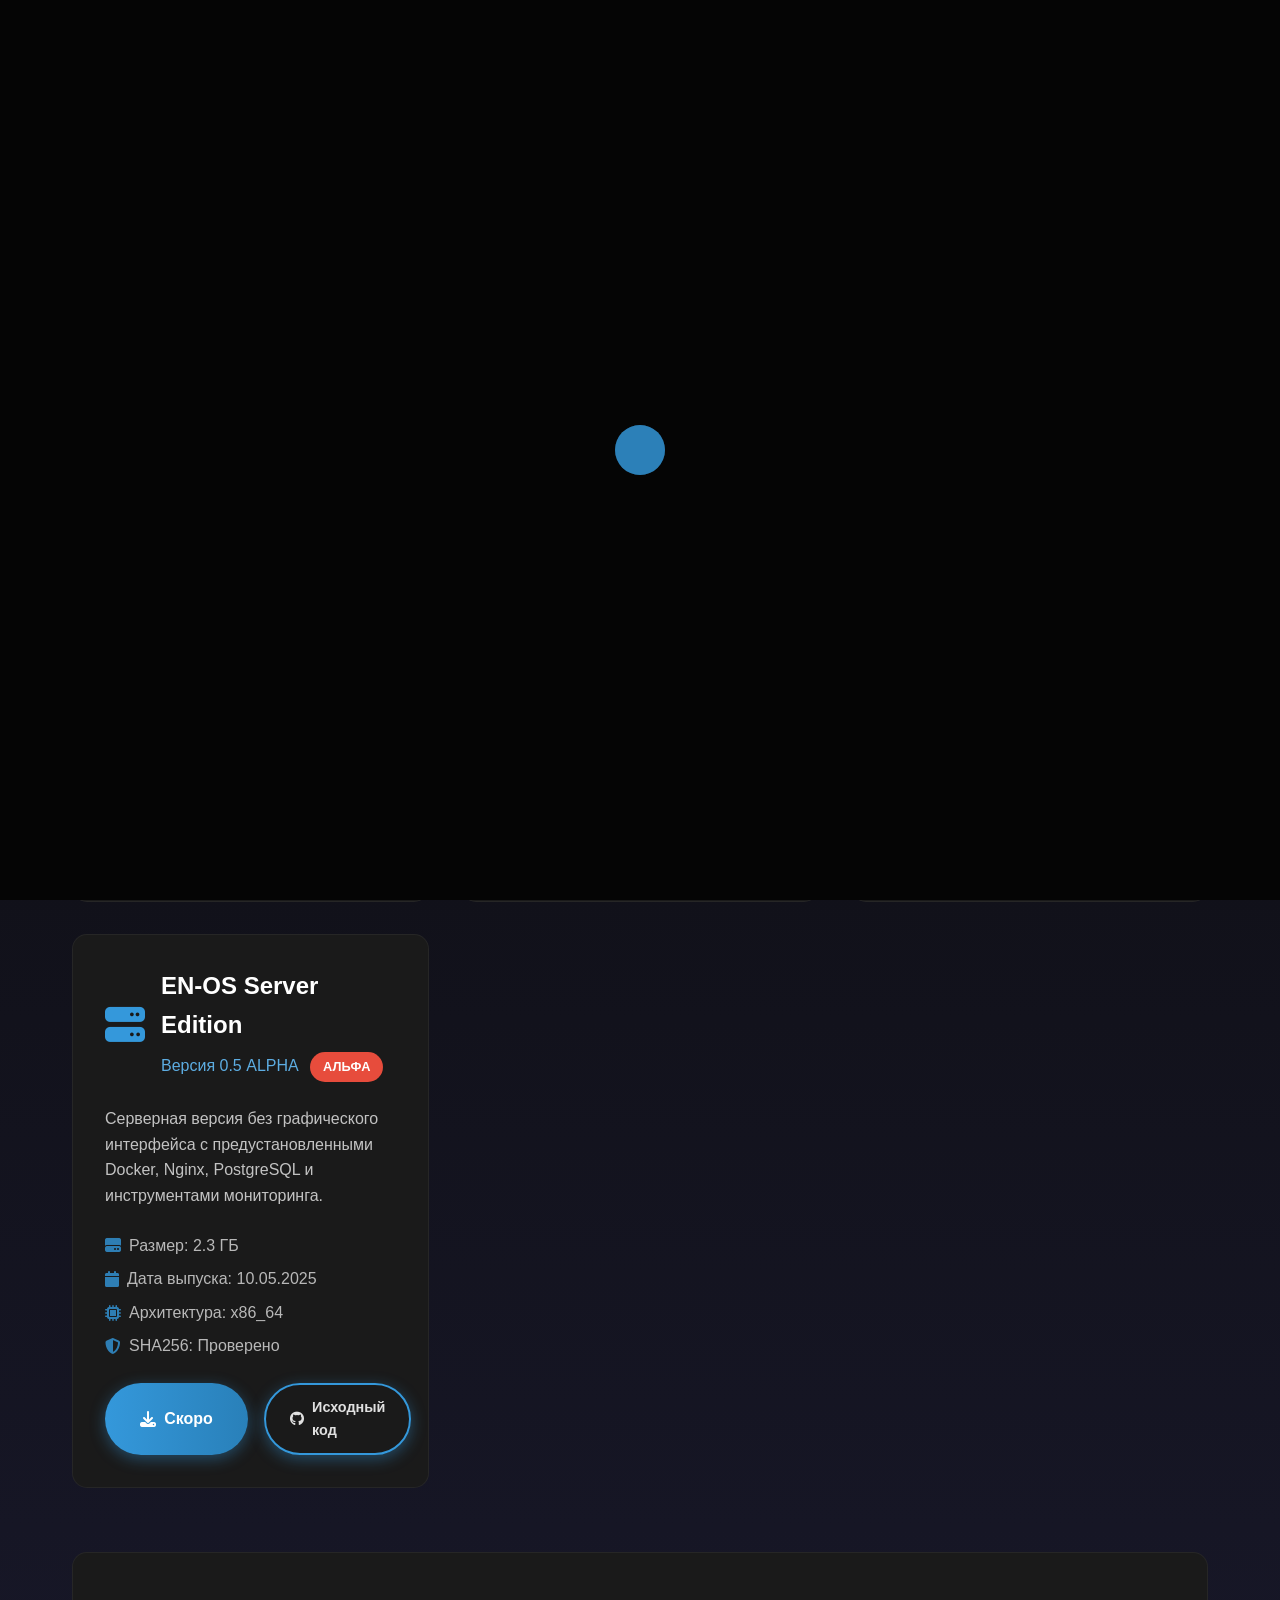
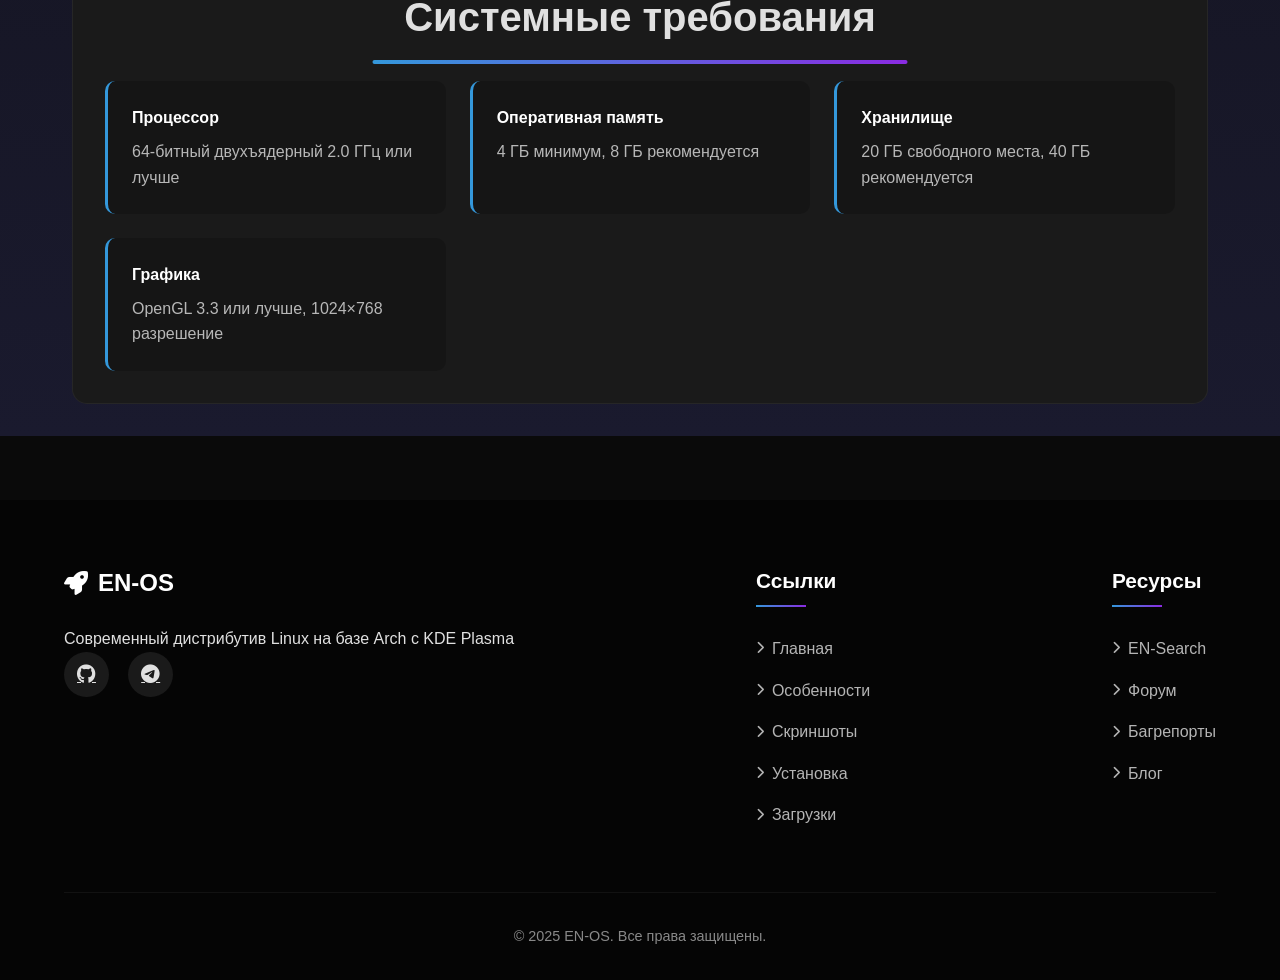
<file: download.html>
<!DOCTYPE html>
<html lang="ru">
<head>
    <link rel="shortcut icon" type="image/x-icon" href="images/favicon1.ico">  
    <meta charset="UTF-8">
    <meta name="description" content="EN-OS - все версии для загрузки. Современный дистрибутив на базе Arch Linux с предустановленным KDE Plasma.">
    <meta name="viewport" content="width=device-width, initial-scale=1.0">
    <title>Загрузки - EN-OS</title>
    <link rel="stylesheet" href="https://cdnjs.cloudflare.com/ajax/libs/font-awesome/6.4.0/css/all.min.css">
    <link rel="stylesheet" href="https://cdnjs.cloudflare.com/ajax/libs/animate.css/4.1.1/animate.min.css">
    <style>
        :root {
            --primary: #3498db;
            --primary-light: #5dade2;
            --primary-dark: #2980b9;
            --secondary: #8a2be2;
            --secondary-light: #9b59b6;
            --accent: #1abc9c;
            --dark: #0a0a0a;
            --darker: #050505;
            --light: #e0e0e0;
            --gray: #1a1a1a;
            --glass: rgba(255, 255, 255, 0.05);
            --transition: all 0.4s cubic-bezier(0.175, 0.885, 0.32, 1.275);
        }

        * {
            margin: 0;
            padding: 0;
            box-sizing: border-box;
            font-family: 'Segoe UI', 'Inter', -apple-system, BlinkMacSystemFont, sans-serif;
        }

        body {
            background-color: var(--dark);
            color: var(--light);
            overflow-x: hidden;
            line-height: 1.6;
        }

        .preloader {
            position: fixed;
            top: 0;
            left: 0;
            width: 100%;
            height: 100%;
            background: var(--darker);
            display: flex;
            justify-content: center;
            align-items: center;
            z-index: 9999;
            transition: opacity 0.5s ease;
        }

        .preloader.hidden {
            opacity: 0;
            pointer-events: none;
        }

        .loader {
            width: 50px;
            height: 50px;
            position: relative;
        }

        .loader:before, .loader:after {
            content: '';
            position: absolute;
            top: 0;
            left: 0;
            width: 100%;
            height: 100%;
            border-radius: 50%;
            background-color: var(--primary);
            opacity: 0.6;
            animation: pulse 2.0s infinite ease-in-out;
        }

        .loader:after {
            animation-delay: -1.0s;
        }

        @keyframes pulse {
            0%, 100% { transform: scale(0); opacity: 0.6; }
            50% { transform: scale(1); opacity: 0; }
        }

        .lang-switcher {
            position: fixed;
            top: 20px;
            right: 20px;
            z-index: 1001;
            display: flex;
            gap: 10px;
            background: var(--glass);
            backdrop-filter: blur(10px);
            padding: 8px 12px;
            border-radius: 50px;
            box-shadow: 0 4px 15px rgba(0, 0, 0, 0.2);
        }

        .lang-btn {
            background: none;
            border: none;
            color: var(--light);
            cursor: pointer;
            font-weight: 600;
            padding: 5px 10px;
            border-radius: 20px;
            transition: var(--transition);
        }

        .lang-btn.active {
            background: var(--primary);
            color: white;
        }

        html {
            scroll-behavior: smooth;
            scroll-padding-top: 80px;
        }

        @keyframes gradientBG {
            0% { background-position: 0% 50%; }
            50% { background-position: 100% 50%; }
            100% { background-position: 0% 50%; }
        }

        header {
            background: linear-gradient(135deg, var(--darker), #1a1a2e);
            padding: 1rem 5%;
            position: fixed;
            width: 100%;
            z-index: 1000;
            box-shadow: 0 4px 30px rgba(0, 0, 0, 0.3);
            backdrop-filter: blur(10px);
            transition: var(--transition);
        }

        header.scrolled {
            padding: 0.5rem 5%;
            background: rgba(5, 5, 5, 0.95);
        }

        nav {
            display: flex;
            justify-content: space-between;
            align-items: center;
            max-width: 1400px;
            margin: 0 auto;
        }

        .logo {
            display: flex;
            align-items: center;
            gap: 10px;
            font-size: 1.5rem;
            font-weight: 700;
            color: white;
            text-decoration: none;
            transition: var(--transition);
        }

        .logo:hover {
            transform: scale(1.05);
        }

        .nav-links {
            display: flex;
            gap: 2rem;
        }

        .nav-links a {
            color: var(--light);
            text-decoration: none;
            font-weight: 500;
            transition: var(--transition);
            position: relative;
            padding: 0.5rem 0;
        }

        .nav-links a:hover {
            color: var(--primary);
        }

        .nav-links a::after {
            content: '';
            position: absolute;
            width: 0;
            height: 2px;
            bottom: 0;
            left: 0;
            background-color: var(--primary);
            transition: var(--transition);
        }

        .nav-links a:hover::after {
            width: 100%;
        }

        .mobile-menu-btn {
            display: none;
            background: none;
            border: none;
            color: white;
            font-size: 1.5rem;
            cursor: pointer;
        }

        .btn {
            display: inline-flex;
            align-items: center;
            justify-content: center;
            gap: 8px;
            padding: 0.9rem 2.2rem;
            background: linear-gradient(to right, var(--primary), var(--primary-dark));
            color: white;
            border-radius: 50px;
            text-decoration: none;
            font-weight: 600;
            transition: var(--transition);
            box-shadow: 0 4px 15px rgba(52, 152, 219, 0.4);
            border: none;
            cursor: pointer;
            font-size: 1rem;
        }

        .btn:hover {
            transform: translateY(-3px);
            box-shadow: 0 8px 25px rgba(52, 152, 219, 0.6);
        }

        .btn-outline {
            background: transparent;
            border: 2px solid var(--primary);
            color: var(--light);
        }

        .btn-outline:hover {
            background: linear-gradient(to right, var(--primary), var(--primary-dark));
            color: white;
        }

        .btn-secondary {
            background: linear-gradient(to right, var(--secondary), var(--secondary-light));
            box-shadow: 0 4px 15px rgba(138, 43, 226, 0.4);
        }

        .btn-secondary:hover {
            box-shadow: 0 8px 25px rgba(138, 43, 226, 0.6);
        }

        .btn-small {
            padding: 0.7rem 1.5rem;
            font-size: 0.9rem;
        }

        .downloads-page {
            padding-top: 100px;
            min-height: 100vh;
            background: linear-gradient(to bottom, #0a0a0a, #1a1a2e);
        }

        .downloads-container {
            max-width: 1200px;
            margin: 0 auto;
            padding: 2rem;
        }

        .downloads-header {
            text-align: center;
            margin-bottom: 4rem;
        }

        .section-title {
            text-align: center;
            margin-bottom: 2rem;
            font-size: clamp(1.8rem, 4vw, 2.5rem);
            position: relative;
            display: block; /* Изменено с inline-block */
            width: 100%; /* Добавлено */
            left: auto; /* Убрано смещение */
            transform: none; /* Убрано трансформирование */
        }
        
        .section-title::after {
            content: '';
            position: absolute;
            width: 50%;
            height: 4px;
            bottom: -15px;
            left: 50%; /* Центрируем */
            transform: translateX(-50%); /* Центрируем */
            background: linear-gradient(to right, var(--primary), var(--secondary));
            border-radius: 2px;
        }

        .section-subtitle {
            font-size: 1.1rem;
            opacity: 0.9;
            max-width: 800px;
            margin: 0 auto;
        }

        .downloads-grid {
            display: grid;
            grid-template-columns: repeat(auto-fit, minmax(350px, 1fr));
            gap: 2rem;
        }

        .download-item {
            background: var(--gray);
            border-radius: 15px;
            padding: 2rem;
            transition: var(--transition);
            border: 1px solid rgba(255, 255, 255, 0.05);
        }

        .download-item:hover {
            transform: translateY(-10px);
            box-shadow: 0 15px 35px rgba(0, 0, 0, 0.3);
            border-color: rgba(52, 152, 219, 0.3);
        }

        .download-item-header {
            display: flex;
            align-items: center;
            margin-bottom: 1.5rem;
        }

        .download-item-icon {
            font-size: 2.5rem;
            margin-right: 1rem;
            color: var(--primary);
        }

        .download-item-info {
            flex-grow: 1;
        }

        .download-item-title {
            font-size: 1.5rem;
            margin-bottom: 0.5rem;
            color: white;
        }

        .download-item-version {
            color: var(--primary-light);
            font-weight: 500;
        }

        .download-item-description {
            margin-bottom: 1.5rem;
            opacity: 0.85;
            line-height: 1.6;
        }

        .download-item-details {
            margin-bottom: 1.5rem;
        }

        .download-item-details ul {
            list-style: none;
            padding-left: 0;
        }

        .download-item-details li {
            margin-bottom: 0.5rem;
            opacity: 0.8;
            display: flex;
            align-items: center;
        }

        .download-item-details i {
            margin-right: 0.5rem;
            color: var(--primary);
        }

        .download-item-actions {
            display: flex;
            gap: 1rem;
        }

        .download-item-actions .btn {
            flex: 1;
        }

        .download-item-actions .btn-secondary {
            flex: 0 0 auto;
        }

        .release-badge {
            display: inline-block;
            padding: 0.3rem 0.8rem;
            border-radius: 20px;
            font-size: 0.8rem;
            font-weight: 600;
            margin-left: 0.5rem;
        }

        .badge-stable {
            background: var(--accent);
            color: white;
        }

        .badge-beta {
            background: #f39c12;
            color: white;
        }

        .badge-alpha {
            background: #e74c3c;
            color: white;
        }

        .system-requirements {
            margin-top: 4rem;
            background: var(--gray);
            border-radius: 15px;
            padding: 2rem;
            border: 1px solid rgba(255, 255, 255, 0.05);
        }

        .requirements-grid {
            display: grid;
            grid-template-columns: repeat(auto-fit, minmax(250px, 1fr));
            gap: 1.5rem;
            margin-top: 1.5rem;
        }

        .requirement-card {
            background: rgba(0, 0, 0, 0.2);
            padding: 1.5rem;
            border-radius: 10px;
            border-left: 3px solid var(--primary);
        }

        .requirement-card h4 {
            margin-bottom: 0.5rem;
            color: white;
        }

        .requirement-card p {
            opacity: 0.8;
        }

        footer {
            background: #050505;
            padding: 4rem 5% 2rem;
            position: relative;
            margin-top: 4rem;
        }

        .footer-content {
            display: grid;
            grid-template-columns: repeat(auto-fit, minmax(250px, 1fr));
            gap: 3rem;
            max-width: 1200px;
            margin: 0 auto 3rem;
            display: flex;
            flex-wrap: wrap;
            justify-content: space-between;
        }

        .footer-logo {
            display: flex;
            align-items: center;
            gap: 10px;
            font-size: 1.5rem;
            font-weight: 700;
            color: white;
            text-decoration: none;
            margin-bottom: 1.5rem;
        }

        .footer-about p {
            opacity: 0.8;
            line-height: 1.7;
            margin-bottom: 1.5rem;
        }

        .footer-section h3 {
            color: white;
            margin-bottom: 1.8rem;
            font-size: 1.3rem;
            position: relative;
            padding-bottom: 10px;
        }

        .footer-section h3::after {
            content: '';
            position: absolute;
            left: 0;
            bottom: 0;
            width: 50px;
            height: 2px;
            background: linear-gradient(to right, var(--primary), var(--secondary));
        }

        .social-links {
            display: flex;
            gap: 1.2rem;
        }

        .social-links a {
            display: flex;
            align-items: center;
            justify-content: center;
            width: 45px;
            height: 45px;
            background: var(--gray);
            color: var(--light);
            border-radius: 50%;
            font-size: 1.2rem;
            transition: var(--transition);
        }

        .social-links a:hover {
            background: linear-gradient(to right, var(--primary), var(--secondary));
            color: white;
            transform: translateY(-5px);
        }

        .footer-links {
            list-style: none;
        }

        .footer-links li {
            margin-bottom: 1rem;
        }

        .footer-links a {
            color: var(--light);
            text-decoration: none;
            transition: var(--transition);
            opacity: 0.8;
            display: flex;
            align-items: center;
            gap: 8px;
        }

        .footer-links a:hover {
            opacity: 1;
            color: var(--primary);
            padding-left: 5px;
        }

        .footer-links i {
            font-size: 0.8rem;
        }

        .footer-bottom {
            border-top: 1px solid rgba(255, 255, 255, 0.05);
            padding-top: 2rem;
            text-align: center;
        }

        .copyright {
            opacity: 0.6;
            font-size: 0.9rem;
        }

        .back-to-top {
            position: fixed;
            bottom: 30px;
            right: 30px;
            width: 50px;
            height: 50px;
            background: linear-gradient(to right, var(--primary), var(--secondary));
            color: white;
            border-radius: 50%;
            display: flex;
            align-items: center;
            justify-content: center;
            font-size: 1.2rem;
            cursor: pointer;
            opacity: 0;
            visibility: hidden;
            transition: var(--transition);
            box-shadow: 0 5px 20px rgba(52, 152, 219, 0.4);
            z-index: 999;
        }

        .back-to-top.visible {
            opacity: 1;
            visibility: visible;
        }

        .back-to-top:hover {
            transform: translateY(-5px);
            box-shadow: 0 8px 25px rgba(52, 152, 219, 0.6);
        }

        @media (max-width: 900px) {
            .nav-links {
                position: fixed;
                top: 80px;
                left: 0;
                width: 100%;
                background: var(--darker);
                flex-direction: column;
                align-items: center;
                padding: 2rem 0;
                gap: 1.5rem;
                clip-path: circle(0px at 90% -10%);
                transition: all 0.5s ease-out;
                pointer-events: none;
                z-index: 999;
            }

            .nav-links.active {
                clip-path: circle(1000px at 90% -10%);
                pointer-events: all;
            }

            .mobile-menu-btn {
                display: block;
            }

            .downloads-grid {
                grid-template-columns: 1fr;
            }
        }

        @media (max-width: 768px) {
            .download-item-actions {
                flex-direction: column;
            }

            .downloads-container {
                padding: 1rem;
            }
        }

        @media (max-width: 480px) {
            .footer-content {
                grid-template-columns: 1fr;
            }

            .lang-switcher {
                top: 15px;
                right: 15px;
                padding: 6px 10px;
            }
        }
    </style>
</head>
<body>
    <div class="preloader" id="preloader">
        <div class="loader"></div>
    </div>

    <div class="lang-switcher">
        <button class="lang-btn active" data-lang="ru">RU</button>
        <button class="lang-btn" data-lang="en">EN</button>
    </div>

    <header id="header">
        <nav>
            <a href="index.html" class="logo">
                <i class="fas fa-code"></i>
                <span>EN-OS</span>
            </a>
            <div class="nav-links">
                <a href="index.html" class="nav-link" data-ru="Главная" data-en="Home">Главная</a>
                <a href="index.html#features" class="nav-link" data-ru="Особенности" data-en="Features">Особенности</a>
                <a href="index.html#screenshots" class="nav-link" data-ru="Скриншоты" data-en="Screenshots">Скриншоты</a>
                <a href="index.html#installation" class="nav-link" data-ru="Установка" data-en="Installation">Установка</a>
                <a href="downloads.html" class="nav-link" data-ru="Загрузки" data-en="Downloads">Загрузки</a>
                <a href="https://github.com/Endscape-Coding/EN-OS" target="_blank" class="nav-link" data-ru="GitHub" data-en="GitHub">GitHub</a>
            </div>
            <button class="mobile-menu-btn" id="mobileMenuBtn">
                <i class="fas fa-bars"></i>
            </button>
        </nav>
    </header>

    <section class="downloads-page">
        <div class="downloads-container">
            <div class="downloads-header">
                <h1 class="section-title" data-ru="Загрузки EN-OS" data-en="EN-OS Downloads">Загрузки EN-OS</h1>
                <p class="section-subtitle" data-ru="Выберите подходящую версию для загрузки. Все образы проверены на безопасность и готовы к использованию." data-en="Choose the appropriate version to download. All images are security checked and ready to use.">Выберите подходящую версию для загрузки. Все образы проверены на безопасность и готовы к использованию.</p>
            </div>

            <div class="downloads-grid">
                <div class="download-item animate-on-scroll">
                    <div class="download-item-header">
                        <div class="download-item-icon">
                            <i class="fas fa-desktop"></i>
                        </div>
                        <div class="download-item-info">
                            <h3 class="download-item-title">EN-OS 0.8 BETA</h3>
                            <div class="download-item-version">
                                <span data-ru="Версия 0.8 BETA" data-en="Version 0.8 BETA">Версия 0.8 BETA</span>
                                <span class="release-badge badge-beta" data-ru="БЕТА" data-en="BETA">БЕТА</span>
                            </div>
                        </div>
                    </div>
                    <div class="download-item-description" data-ru="Первая стабильная бета-версия EN-OS с предустановленным KDE Plasma, набором офисных приложений и медиа-плееров." data-en="First stable beta version of EN-OS with pre-installed KDE Plasma, office applications and media players.">
                        Первая стабильная бета-версия EN-OS с предустановленным KDE Plasma, набором офисных приложений и медиа-плееров.
                    </div>
                    <div class="download-item-details">
                        <ul>
                            <li><i class="fas fa-hdd"></i> <span data-ru="Размер: 4.6 ГБ" data-en="Size: 4.6 GB">Размер: 4.6 ГБ</span></li>
                            <li><i class="fas fa-calendar"></i> <span data-ru="Дата выпуска: 28.09.2025" data-en="Release date: 09/28/2025">Дата выпуска: 28.09.2025</span></li>
                            <li><i class="fas fa-microchip"></i> <span data-ru="Архитектура: x86_64" data-en="Architecture: x86_64">Архитектура: x86_64</span></li>
                            <li><i class="fas fa-shield-alt"></i> <span data-ru="SHA256: Проверено" data-en="SHA256: Verified">SHA256: Проверено</span></li>
                        </ul>
                    </div>
                    <div class="download-item-actions">
                        <a href="https://sourceforge.net/projects/en-os/files/EN-OS-0.8-BETA/EN-OS-EN-OS%200.8%20beta2025.09.28-x86_64.iso/download" class="btn">
                            <i class="fas fa-download"></i>
                            <span data-ru="Скачать ISO" data-en="Download ISO">Скачать ISO</span>
                        </a>
                        <a href="https://github.com/Endscape-Coding/EN-OS/releases/tag/v0.8-beta" class="btn btn-outline btn-small" target="_blank">
                            <i class="fas fa-external-link-alt"></i>
                            <span data-ru="Релиз" data-en="Release">Релиз</span>
                        </a>
                    </div>
                </div>

                <div class="download-item animate-on-scroll">
                    <div class="download-item-header">
                        <div class="download-item-icon">
                            <i class="fas fa-code"></i>
                        </div>
                        <div class="download-item-info">
                            <h3 class="download-item-title">EN-OS Developer Edition</h3>
                            <div class="download-item-version">
                                <span data-ru="Версия 0.7 ALPHA" data-en="Version 0.7 ALPHA">Версия 0.7 ALPHA</span>
                                <span class="release-badge badge-alpha" data-ru="АЛЬФА" data-en="ALPHA">АЛЬФА</span>
                            </div>
                        </div>
                    </div>
                    <div class="download-item-description" data-ru="Версия для разработчиков с предустановленными инструментами: VS Code, Git, Docker, Node.js, Python и многое другое." data-en="Developer version with pre-installed tools: VS Code, Git, Docker, Node.js, Python and more.">
                        Версия для разработчиков с предустановленными инструментами: VS Code, Git, Docker, Node.js, Python и многое другое.
                    </div>
                    <div class="download-item-details">
                        <ul>
                            <li><i class="fas fa-hdd"></i> <span data-ru="Размер: 5.2 ГБ" data-en="Size: 5.2 GB">Размер: 5.2 ГБ</span></li>
                            <li><i class="fas fa-calendar"></i> <span data-ru="Дата выпуска: 15.08.2025" data-en="Release date: 08/15/2025">Дата выпуска: 15.08.2025</span></li>
                            <li><i class="fas fa-microchip"></i> <span data-ru="Архитектура: x86_64" data-en="Architecture: x86_64">Архитектура: x86_64</span></li>
                            <li><i class="fas fa-shield-alt"></i> <span data-ru="SHA256: Проверено" data-en="SHA256: Verified">SHA256: Проверено</span></li>
                        </ul>
                    </div>
                    <div class="download-item-actions">
                        <a href="#" class="btn" disabled>
                            <i class="fas fa-download"></i>
                            <span data-ru="Скоро" data-en="Soon">Скоро</span>
                        </a>
                        <a href="https://github.com/Endscape-Coding/EN-OS" class="btn btn-outline btn-small" target="_blank">
                            <i class="fab fa-github"></i>
                            <span data-ru="Исходный код" data-en="Source Code">Исходный код</span>
                        </a>
                    </div>
                </div>

                <div class="download-item animate-on-scroll">
                    <div class="download-item-header">
                        <div class="download-item-icon">
                            <i class="fas fa-gamepad"></i>
                        </div>
                        <div class="download-item-info">
                            <h3 class="download-item-title">EN-OS Gaming Edition</h3>
                            <div class="download-item-version">
                                <span data-ru="Версия 0.6 ALPHA" data-en="Version 0.6 ALPHA">Версия 0.6 ALPHA</span>
                                <span class="release-badge badge-alpha" data-ru="АЛЬФА" data-en="ALPHA">АЛЬФА</span>
                            </div>
                        </div>
                    </div>
                    <div class="download-item-description" data-ru="Игровая версия с предустановленным Steam, Wine, PlayOnLinux и оптимизациями для игр. Поддержка NVIDIA и AMD драйверов." data-en="Gaming version with pre-installed Steam, Wine, PlayOnLinux and gaming optimizations. NVIDIA and AMD driver support.">
                        Игровая версия с предустановленным Steam, Wine, PlayOnLinux и оптимизациями для игр. Поддержка NVIDIA и AMD драйверов.
                    </div>
                    <div class="download-item-details">
                        <ul>
                            <li><i class="fas fa-hdd"></i> <span data-ru="Размер: 6.1 ГБ" data-en="Size: 6.1 GB">Размер: 6.1 ГБ</span></li>
                            <li><i class="fas fa-calendar"></i> <span data-ru="Дата выпуска: 01.07.2025" data-en="Release date: 07/01/2025">Дата выпуска: 01.07.2025</span></li>
                            <li><i class="fas fa-microchip"></i> <span data-ru="Архитектура: x86_64" data-en="Architecture: x86_64">Архитектура: x86_64</span></li>
                            <li><i class="fas fa-shield-alt"></i> <span data-ru="SHA256: Проверено" data-en="SHA256: Verified">SHA256: Проверено</span></li>
                        </ul>
                    </div>
                    <div class="download-item-actions">
                        <a href="#" class="btn" disabled>
                            <i class="fas fa-download"></i>
                            <span data-ru="Скоро" data-en="Soon">Скоро</span>
                        </a>
                        <a href="https://github.com/Endscape-Coding/EN-OS" class="btn btn-outline btn-small" target="_blank">
                            <i class="fab fa-github"></i>
                            <span data-ru="Исходный код" data-en="Source Code">Исходный код</span>
                        </a>
                    </div>
                </div>

                <div class="download-item animate-on-scroll">
                    <div class="download-item-header">
                        <div class="download-item-icon">
                            <i class="fas fa-server"></i>
                        </div>
                        <div class="download-item-info">
                            <h3 class="download-item-title">EN-OS Server Edition</h3>
                            <div class="download-item-version">
                                <span data-ru="Версия 0.5 ALPHA" data-en="Version 0.5 ALPHA">Версия 0.5 ALPHA</span>
                                <span class="release-badge badge-alpha" data-ru="АЛЬФА" data-en="ALPHA">АЛЬФА</span>
                            </div>
                        </div>
                    </div>
                    <div class="download-item-description" data-ru="Серверная версия без графического интерфейса с предустановленными Docker, Nginx, PostgreSQL и инструментами мониторинга." data-en="Server version without GUI with pre-installed Docker, Nginx, PostgreSQL and monitoring tools.">
                        Серверная версия без графического интерфейса с предустановленными Docker, Nginx, PostgreSQL и инструментами мониторинга.
                    </div>
                    <div class="download-item-details">
                        <ul>
                            <li><i class="fas fa-hdd"></i> <span data-ru="Размер: 2.3 ГБ" data-en="Size: 2.3 GB">Размер: 2.3 ГБ</span></li>
                            <li><i class="fas fa-calendar"></i> <span data-ru="Дата выпуска: 10.05.2025" data-en="Release date: 05/10/2025">Дата выпуска: 10.05.2025</span></li>
                            <li><i class="fas fa-microchip"></i> <span data-ru="Архитектура: x86_64" data-en="Architecture: x86_64">Архитектура: x86_64</span></li>
                            <li><i class="fas fa-shield-alt"></i> <span data-ru="SHA256: Проверено" data-en="SHA256: Verified">SHA256: Проверено</span></li>
                        </ul>
                    </div>
                    <div class="download-item-actions">
                        <a href="#" class="btn" disabled>
                            <i class="fas fa-download"></i>
                            <span data-ru="Скоро" data-en="Soon">Скоро</span>
                        </a>
                        <a href="https://github.com/Endscape-Coding/EN-OS" class="btn btn-outline btn-small" target="_blank">
                            <i class="fab fa-github"></i>
                            <span data-ru="Исходный код" data-en="Source Code">Исходный код</span>
                        </a>
                    </div>
                </div>
            </div>

            <div class="system-requirements animate-on-scroll">
                <h2 class="section-title" data-ru="Системные требования" data-en="System Requirements">Системные требования</h2>
                <div class="requirements-grid">
                    <div class="requirement-card">
                        <h4 data-ru="Процессор" data-en="Processor">Процессор</h4>
                        <p data-ru="64-битный двухъядерный 2.0 ГГц или лучше" data-en="64-bit dual-core 2.0 GHz or better">64-битный двухъядерный 2.0 ГГц или лучше</p>
                    </div>
                    <div class="requirement-card">
                        <h4 data-ru="Оперативная память" data-en="Memory">Оперативная память</h4>
                        <p data-ru="4 ГБ минимум, 8 ГБ рекомендуется" data-en="4 GB minimum, 8 GB recommended">4 ГБ минимум, 8 ГБ рекомендуется</p>
                    </div>
                    <div class="requirement-card">
                        <h4 data-ru="Хранилище" data-en="Storage">Хранилище</h4>
                        <p data-ru="20 ГБ свободного места, 40 ГБ рекомендуется" data-en="20 GB free space, 40 GB recommended">20 ГБ свободного места, 40 ГБ рекомендуется</p>
                    </div>
                    <div class="requirement-card">
                        <h4 data-ru="Графика" data-en="Graphics">Графика</h4>
                        <p data-ru="OpenGL 3.3 или лучше, 1024×768 разрешение" data-en="OpenGL 3.3 or better, 1024×768 resolution">OpenGL 3.3 или лучше, 1024×768 разрешение</p>
                    </div>
                </div>
            </div>
        </div>
    </section>

    <footer>
        <div class="footer-content">
            <div class="footer-section">
                <a href="index.html" class="footer-logo">
                    <i class="fas fa-rocket"></i>
                    <span>EN-OS</span>
                </a>
                <p data-ru="Современный дистрибутив Linux на базе Arch с KDE Plasma" data-en="Modern Linux distribution based on Arch with KDE Plasma">Современный дистрибутив Linux на базе Arch с KDE Plasma</p>
                <div class="social-links">
                    <a href="https://github.com/Endscape-Coding" target="_blank" rel="noopener noreferrer" aria-label="GitHub">
                        <i class="fab fa-github"></i>
                    </a>
                    <a href="https://t.me/Linux_EN_OS" target="_blank" rel="noopener noreferrer" aria-label="Telegram">
                        <i class="fab fa-telegram"></i>
                    </a>
                </div>
            </div>
            <div class="footer-section">
                <h3 data-ru="Ссылки" data-en="Links">Ссылки</h3>
                <ul class="footer-links">
                    <li><a href="index.html"><i class="fas fa-chevron-right"></i> <span data-ru="Главная" data-en="Home">Главная</span></a></li>
                    <li><a href="index.html#features"><i class="fas fa-chevron-right"></i> <span data-ru="Особенности" data-en="Features">Особенности</span></a></li>
                    <li><a href="index.html#screenshots"><i class="fas fa-chevron-right"></i> <span data-ru="Скриншоты" data-en="Screenshots">Скриншоты</span></a></li>
                    <li><a href="index.html#installation"><i class="fas fa-chevron-right"></i> <span data-ru="Установка" data-en="Installation">Установка</span></a></li>
                    <li><a href="downloads.html"><i class="fas fa-chevron-right"></i> <span data-ru="Загрузки" data-en="Downloads">Загрузки</span></a></li>
                </ul>
            </div>
            <div class="footer-section">
                <h3 data-ru="Ресурсы" data-en="Resources">Ресурсы</h3>
                <ul class="footer-links">
                    <li><a href="https://endscape-coding.github.io/en-search.html" target="_blank"><i class="fas fa-chevron-right"></i> <span data-ru="EN-Search" data-en="EN-Search">EN-Search</span></a></li>
                    <li><a href="https://t.me/enos_community" target="_blank"><i class="fas fa-chevron-right"></i> <span data-ru="Форум" data-en="Forum">Форум</span></a></li>
                    <li><a href="https://t.me/enbugreports" target="_blank"><i class="fas fa-chevron-right"></i> <span data-ru="Багрепорты" data-en="Bug Reports">Багрепорты</span></a></li>
                    <li><a href="https://t.me/Linux_EN_OS" target="_blank"><i class="fas fa-chevron-right"></i> <span data-ru="Блог" data-en="Blog">Блог</span></a></li>
                </ul>
            </div>
        </div>
        <div class="footer-bottom">
            <p class="copyright" data-ru="© 2025 EN-OS. Все права защищены." data-en="© 2025 EN-OS. All rights reserved.">© 2025 EN-OS. Все права защищены.</p>
        </div>
    </footer>

    <div class="back-to-top" id="backToTop">
        <i class="fas fa-arrow-up"></i>
    </div>

    <script>
        window.addEventListener('load', () => {
            const preloader = document.getElementById('preloader');
            setTimeout(() => {
                preloader.classList.add('hidden');
            }, 1500);
        });

        const mobileMenuBtn = document.getElementById('mobileMenuBtn');
        const navLinks = document.querySelector('.nav-links');

        mobileMenuBtn.addEventListener('click', () => {
            navLinks.classList.toggle('active');
            mobileMenuBtn.innerHTML = navLinks.classList.contains('active') ?
                '<i class="fas fa-times"></i>' : '<i class="fas fa-bars"></i>';
        });

        document.querySelectorAll('.nav-links a').forEach(link => {
            link.addEventListener('click', () => {
                navLinks.classList.remove('active');
                mobileMenuBtn.innerHTML = '<i class="fas fa-bars"></i>';
            });
        });

        const header = document.getElementById('header');
        window.addEventListener('scroll', () => {
            if (window.scrollY > 50) {
                header.classList.add('scrolled');
            } else {
                header.classList.remove('scrolled');
            }
        });

        const backToTop = document.getElementById('backToTop');
        window.addEventListener('scroll', () => {
            if (window.scrollY > 300) {
                backToTop.classList.add('visible');
            } else {
                backToTop.classList.remove('visible');
            }
        });

        backToTop.addEventListener('click', () => {
            window.scrollTo({
                top: 0,
                behavior: 'smooth'
            });
        });

        const animateElements = document.querySelectorAll('.animate-on-scroll');

        const observer = new IntersectionObserver((entries) => {
            entries.forEach(entry => {
                if (entry.isIntersecting) {
                    entry.target.classList.add('visible');
                }
            });
        }, {
            threshold: 0.1,
            rootMargin: '0px 0px -100px 0px'
        });

        animateElements.forEach(el => observer.observe(el));

        const langBtns = document.querySelectorAll('.lang-btn');
        const langElements = document.querySelectorAll('[data-ru], [data-en]');

        langBtns.forEach(btn => {
            btn.addEventListener('click', () => {
                const lang = btn.dataset.lang;
                langBtns.forEach(b => b.classList.remove('active'));
                btn.classList.add('active');
                langElements.forEach(el => {
                    if (el.dataset[lang]) {
                        if (el.tagName === 'INPUT' || el.tagName === 'TEXTAREA') {
                            el.value = el.dataset[lang];
                        } else {
                            el.textContent = el.dataset[lang];
                        }
                    }
                });
                document.documentElement.lang = lang;
            });
        });
    </script>
</body>
</html>
</file>
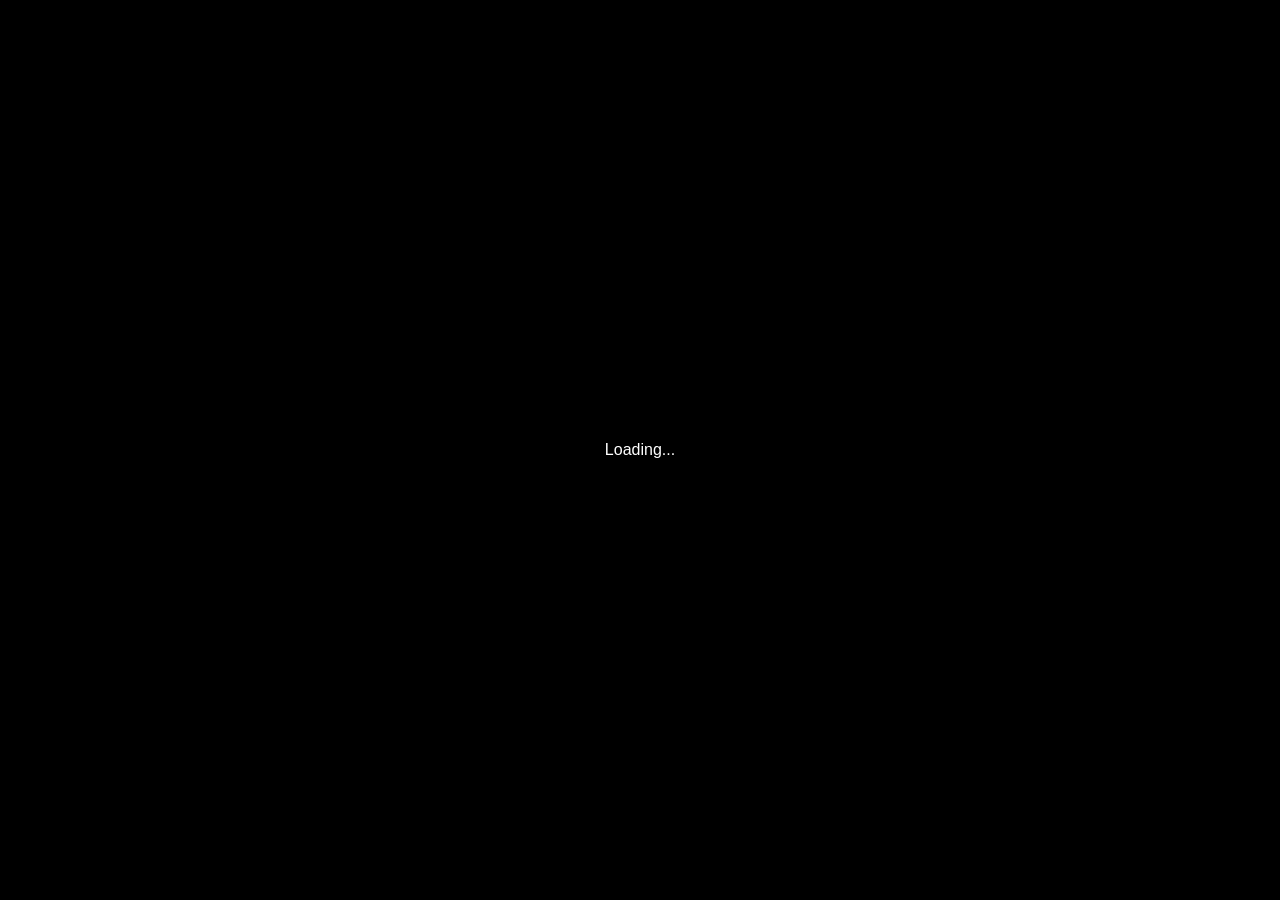
<file: en-search.html>
<!DOCTYPE html>
<html lang="en">
<head>
    <link rel="shortcut icon" type="image/x-icon" href="images/favicon1.ico">  
    <meta charset="UTF-8">
    <meta name="viewport" content="width=device-width, initial-scale=1.0">
    <title>Endscape Searcher</title>
    <style>
        body { 
            margin: 0; 
            overflow: hidden; 
            background: #000; 
            font-family: 'Arial', sans-serif;
            color: #fff;
        }
        canvas { 
            display: block; 
        }
        .search-container {
            position: absolute;
            top: 50%;
            left: 50%;
            transform: translate(-50%, -50%);
            width: 500px;
            max-width: 90%;
            z-index: 10;
            background: rgba(0, 0, 0, 0.7);
            backdrop-filter: blur(5px);
            border-radius: 12px;
            padding: 20px;
            box-shadow: 0 5px 15px rgba(0, 0, 0, 0.3);
        }
        .search-title {
            text-align: center;
            margin-bottom: 15px;
            font-size: 22px;
            font-weight: 300;
        }
        .search-box {
            display: flex;
            margin-bottom: 15px;
        }
        .search-input {
            flex: 1;
            padding: 10px 15px;
            font-size: 14px;
            border: none;
            border-radius: 6px 0 0 6px;
            background: rgba(255, 255, 255, 0.1);
            color: white;
            outline: none;
        }
        .search-button {
            padding: 10px 18px;
            background: rgba(255, 255, 255, 0.2);
            border: none;
            border-radius: 0 6px 6px 0;
            color: white;
            cursor: pointer;
            font-weight: bold;
        }
        .engine-selector {
            display: flex;
            justify-content: center;
            gap: 8px;
            margin-top: 12px;
        }
        .engine-btn {
            padding: 5px 10px;
            border-radius: 12px;
            border: 1px solid rgba(255, 255, 255, 0.2);
            background: rgba(255, 255, 255, 0.05);
            color: rgba(255, 255, 255, 0.8);
            cursor: pointer;
            font-size: 12px;
        }
        .engine-btn.active {
            background: rgba(255, 255, 255, 0.2);
        }
        .hint {
            text-align: center;
            margin-top: 12px;
            font-size: 10px;
            opacity: 0.5;
        }
        .loading {
            position: fixed;
            top: 0;
            left: 0;
            width: 100%;
            height: 100%;
            background: #000;
            display: flex;
            justify-content: center;
            align-items: center;
            z-index: 1000;
            transition: opacity 0.5s ease;
        }
    </style>
</head>
<body>
    <div class="loading" id="loadingScreen">
        <div>Loading...</div>
    </div>

    <div class="search-container">
        <h1 class="search-title">EN Search</h1>
        <div class="search-box">
            <input type="text" class="search-input" placeholder="Search the web..." id="searchInput">
            <button class="search-button" id="searchButton">Search</button>
        </div>
        <div class="engine-selector">
            <button class="engine-btn" data-engine="google">Google</button>
            <button class="engine-btn" data-engine="yandex">Yandex</button>
            <button class="engine-btn" data-engine="duckduckgo">DuckDuckGo</button>
        </div>
        <div class="hint">Select search engine (saved automatically)</div>
    </div>

    <script type="module">
        import * as THREE from 'https://cdn.skypack.dev/three@0.136.0/build/three.module.js';
        import { OrbitControls } from 'https://cdn.skypack.dev/three@0.136.0/examples/jsm/controls/OrbitControls.js';
        import { EffectComposer } from 'https://cdn.skypack.dev/three@0.136.0/examples/jsm/postprocessing/EffectComposer.js';
        import { RenderPass } from 'https://cdn.skypack.dev/three@0.136.0/examples/jsm/postprocessing/RenderPass.js';
        import { UnrealBloomPass } from 'https://cdn.skypack.dev/three@0.136.0/examples/jsm/postprocessing/UnrealBloomPass.js';
        import { AfterimagePass } from 'https://cdn.skypack.dev/three@0.136.0/examples/jsm/postprocessing/AfterimagePass.js';
        import { ShaderPass } from 'https://cdn.skypack.dev/three@0.136.0/examples/jsm/postprocessing/ShaderPass.js';
        import { RGBShiftShader } from 'https://cdn.skypack.dev/three@0.136.0/examples/jsm/shaders/RGBShiftShader.js';

        // Сначала создаем базовые элементы сцены
        const scene = new THREE.Scene();
        const camera = new THREE.PerspectiveCamera(75, window.innerWidth / window.innerHeight, 0.1, 1000);
        camera.position.z = 120;
        camera.lookAt(0, 0, 0);

        const renderer = new THREE.WebGLRenderer({ antialias: true });
        renderer.setSize(window.innerWidth, window.innerHeight);
        document.body.appendChild(renderer.domElement);

        // Сразу добавляем ambient light чтобы сцена не была полностью черной
        const ambientLight = new THREE.AmbientLight(0xffffff, 0.2);
        scene.add(ambientLight);

        // Создаем несколько базовых частиц сразу
        const tempColors = [0xff0000, 0x00ff00, 0x0000ff, 0xffff00, 0xff00ff];
        let particles = [];
        
        function createInitialParticles() {
            for (let i = 0; i < 100; i++) {
                const geometry = new THREE.SphereGeometry(Math.random() * 1 + 0.3, 8, 8);
                const material = new THREE.MeshStandardMaterial({
                    color: tempColors[Math.floor(Math.random() * tempColors.length)],
                    emissive: 0x222222,
                    emissiveIntensity: 0.2
                });
                const sphere = new THREE.Mesh(geometry, material);
                sphere.position.set(
                    (Math.random() - 0.5) * 50,
                    (Math.random() - 0.5) * 50,
                    (Math.random() - 0.5) * 50
                );
                scene.add(sphere);
                particles.push({
                    mesh: sphere,
                    velocity: new THREE.Vector3(
                        (Math.random() - 0.5) * 0.5,
                        (Math.random() - 0.5) * 0.5,
                        (Math.random() - 0.5) * 0.5
                    )
                });
            }
        }
        
        createInitialParticles();

        const controls = new OrbitControls(camera, renderer.domElement);
        controls.enableDamping = true;
        controls.dampingFactor = 0.025;
        controls.enableZoom = true;
        controls.minDistance = 10;
        controls.maxDistance = 400;

        const composer = new EffectComposer(renderer);
        composer.addPass(new RenderPass(scene, camera));
        const afterimagePass = new AfterimagePass(0.89);
        composer.addPass(afterimagePass);
        const bloomPass = new UnrealBloomPass(new THREE.Vector2(window.innerWidth, window.innerHeight), 3, 0.4, 0.5);
        composer.addPass(bloomPass);

        const mouse = new THREE.Vector2(0.5, 0.5);
        window.addEventListener('mousemove', (e) => {
            mouse.x = e.clientX / window.innerWidth;
            mouse.y = 1.0 - e.clientY / window.innerHeight;
        });
        
        const fluidShader = {
            uniforms: {
                tDiffuse: { value: null },
                mouse: { value: new THREE.Vector2(0.5, 0.5) },
                time: { value: 0.0 },
                resolution: { value: new THREE.Vector2(window.innerWidth, window.innerHeight) }
            },
            vertexShader: `
                varying vec2 vUv;
                void main() {
                    vUv = uv;
                    gl_Position = projectionMatrix * modelViewMatrix * vec4(position, 1.0);
                }
            `,
            fragmentShader: `
                uniform sampler2D tDiffuse;
                uniform vec2 mouse;
                uniform float time;
                uniform vec2 resolution;
                varying vec2 vUv;
                void main() {
                    vec2 uv = vUv;

                    // Distance from mouse
                    vec2 mouseUV = mouse;
                    vec2 delta = uv - mouseUV;
                    float dist = length(delta);

                    // Fluid distortion
                    float strength = 0.3;
                    float falloff = smoothstep(0.02, 0.2, dist);
                    vec2 offset = normalize(delta) * strength * exp(-dist * 20.0) * falloff;

                    // Time-based ripple
                    float ripple = -sin(dist * 10.0 - time * 3.0) * 0.05;
                    offset += delta * ripple;

                    vec4 color = texture2D(tDiffuse, uv + offset);
                    gl_FragColor = color;
                }
            `
        };

        const RadialVignetteShader = {
            uniforms: {
                tDiffuse: { value: null },
                resolution: { value: new THREE.Vector2(window.innerWidth, window.innerHeight) },
                vignetteIntensity: { value: 0.3 },
                vignetteSmoothness: { value: 0.5 },
                blurStrength: { value: 0.15 },
                blurSamples: { value: 64 }
            },
            vertexShader: `varying vec2 vUv; void main() { vUv = uv; gl_Position = projectionMatrix * modelViewMatrix * vec4(position, 1.0); }`,
            fragmentShader: `
                uniform sampler2D tDiffuse;
                uniform vec2 resolution;
                uniform float vignetteIntensity;
                uniform float vignetteSmoothness;
                uniform float blurStrength;
                uniform int blurSamples;
                varying vec2 vUv;
                void main() {
                    vec2 uv = vUv;
                    vec2 center = vec2(0.5, 0.5);
                    vec2 delta = uv - center;
                    float dist = length(delta);
                    vec4 color = vec4(0.0);
                    float total = 0.0;
                    for (int i = 0; i < 256; i++) {
                        if(i >= blurSamples) break;
                        float t = float(i) / float(blurSamples - 1);
                        vec2 sampleUv = center + delta * (1.0 + t * blurStrength);
                        color += texture2D(tDiffuse, sampleUv);
                        total += 1.0;
                    }
                    color /= total;
                    float vignette = smoothstep(0.1, vignetteSmoothness, dist);
                    color.rgb *= mix(1.0, 1.0 - vignetteIntensity, vignette);
                    gl_FragColor = color;
                }
            `
        };

        const vignettePass = new ShaderPass(RadialVignetteShader);
        composer.addPass(vignettePass);

        const rgbShiftPass = new ShaderPass(RGBShiftShader);
        rgbShiftPass.uniforms['amount'].value = 0.0015;
        composer.addPass(rgbShiftPass);

        const dotShader = {
            uniforms: {
                tDiffuse: { value: null },
                uResolution: { value: new THREE.Vector2(window.innerWidth, window.innerHeight) },
                uScale: { value: 10.0 }
            },
            vertexShader: `
            varying vec2 vUv;
            void main() {
                vUv = uv;
                gl_Position = projectionMatrix * modelViewMatrix * vec4(position, 1.0);
            }
        `,
            fragmentShader: `
            uniform sampler2D tDiffuse;
            uniform vec2 uResolution;
            uniform float uScale;
            varying vec2 vUv;

            void main() {
                vec2 uv = gl_FragCoord.xy / uScale;
                vec2 grid = fract(uv);
                float dist = length(grid - 0.05);
                float dot = smoothstep(0.05, 0.2, dist);

                vec4 sceneColor = texture2D(tDiffuse, vUv);
                vec3 finalColor = mix(sceneColor.rgb, vec3(0.0), dot * 0.3);

                gl_FragColor = vec4(finalColor, sceneColor.a);
            }
        `
        };
        const dotPass = new ShaderPass(dotShader);
        composer.addPass(dotPass);
        const fluidPass = new ShaderPass(fluidShader);
        composer.addPass(fluidPass);

        let colors = [];
        const particleSettings = { scale: 1, damping: 0.98 };
        const waveSettings = { amplitude: 2, frequency: 0.5 };
        const fluidSettings = { fluidEnabled: true };

        // Search engine functionality
        let currentEngine = localStorage.getItem('searchEngine') || 'google';
        
        // Update active button
        document.querySelectorAll('.engine-btn').forEach(btn => {
            if (btn.dataset.engine === currentEngine) {
                btn.classList.add('active');
            }
            
            btn.addEventListener('click', () => {
                document.querySelectorAll('.engine-btn').forEach(b => b.classList.remove('active'));
                btn.classList.add('active');
                currentEngine = btn.dataset.engine;
                localStorage.setItem('searchEngine', currentEngine);
            });
        });
        
        document.getElementById('searchButton').addEventListener('click', performSearch);
        document.getElementById('searchInput').addEventListener('keypress', (e) => {
            if (e.key === 'Enter') performSearch();
        });
        
        function performSearch() {
            const query = document.getElementById('searchInput').value.trim();
            if (!query) return;
            
            let searchUrl;
            switch(currentEngine) {
                case 'google':
                    searchUrl = `https://www.google.com/search?q=${encodeURIComponent(query)}`;
                    break;
                case 'yandex':
                    searchUrl = `https://yandex.com/search/?text=${encodeURIComponent(query)}`;
                    break;
                case 'duckduckgo':
                    searchUrl = `https://duckduckgo.com/?q=${encodeURIComponent(query)}`;
                    break;
            }
            
            window.open(searchUrl, '_blank');
        }

        function generateParticles(count = 1200) {
            // Удаляем временные частицы
            particles.forEach(p => scene.remove(p.mesh));
            particles.length = 0;

            const scale = particleSettings.scale;

            for (let i = 0; i < count; i++) {
                const geometry = new THREE.SphereGeometry((Math.random() * 2 + 0.5) * scale, 8, 8);
                const material = new THREE.MeshStandardMaterial({
                    color: colors[Math.floor(Math.random() * colors.length)],
                    emissive: colors[Math.floor(Math.random() * colors.length)],
                    emissiveIntensity: 0.5
                });
                const sphere = new THREE.Mesh(geometry, material);
                sphere.position.set(
                    (Math.random() - 0.5) * 10,
                    (Math.random() - 0.5) * 10,
                    (Math.random() - 0.5) * 10
                );
                const theta = Math.random() * Math.PI * 2;
                const phi = Math.acos(2 * Math.random() - 1);
                const r = Math.random();
                const x = r * Math.sin(phi) * Math.cos(theta);
                const y = r * Math.sin(phi) * Math.sin(theta);
                const z = r * Math.cos(phi);
                const direction = new THREE.Vector3(x, y, z).normalize().multiplyScalar(2);
                
                particles.push({
                    mesh: sphere,
                    velocity: direction
                });
                scene.add(sphere);
            }
            
            // Скрываем экран загрузки после создания частиц
            document.getElementById('loadingScreen').style.opacity = '0';
            setTimeout(() => {
                document.getElementById('loadingScreen').style.display = 'none';
            }, 500);
        }

        async function fetchRandomPalette() {
            try {
                const proxy = 'https://cors-anywhere.herokuapp.com/';
                const url = 'https://www.thecolorapi.com/scheme?mode=random&count=5';
                const response = await fetch(proxy + url);
                if (!response.ok) throw new Error(`Erreur HTTP: ${response.status}`);
                const data = await response.json();
                colors = data.colors.map(c => parseInt(c.hex.value.replace('#', '0x')));
                generateParticles();
            } catch (error) {
                console.error('Erreur lors de la récupération de la palette:', error);
                colors = [0xff0000, 0x00ff00, 0x0000ff, 0xffff00, 0xff00ff];
                generateParticles();
            }
        }

        function animate(time) {
            requestAnimationFrame(animate);
            controls.update();
            
            particles.forEach((p, i) => {
                p.mesh.position.add(p.velocity);
                p.velocity.multiplyScalar(particleSettings.damping);
                const t = time * 0.001 + i * 0.1;
                const amplitude = waveSettings.amplitude;
                const frequency = waveSettings.frequency;
                p.mesh.position.y += Math.sin(t * frequency) * amplitude * 0.1;
                p.mesh.position.x += Math.cos(t * frequency) * amplitude * 0.1;
                p.mesh.position.z += Math.sin(t * frequency) * amplitude * 0.1;
            });
            
            fluidPass.enabled = fluidSettings.fluidEnabled;
            fluidPass.uniforms.mouse.value.copy(mouse);
            fluidPass.uniforms.time.value = performance.now() * 0.001;

            composer.render();
        }
        
        // Запускаем анимацию сразу
        animate(0);

        window.addEventListener('resize', () => {
            camera.aspect = window.innerWidth / window.innerHeight;
            camera.updateProjectionMatrix();
            renderer.setSize(window.innerWidth, window.innerHeight);
            composer.setSize(window.innerWidth, window.innerHeight);
            dotPass.uniforms.uResolution.value.set(window.innerWidth, window.innerHeight);
        });

        // Загружаем палитру после инициализации сцены
        fetchRandomPalette();
    </script>
</body>
</html>
</file>
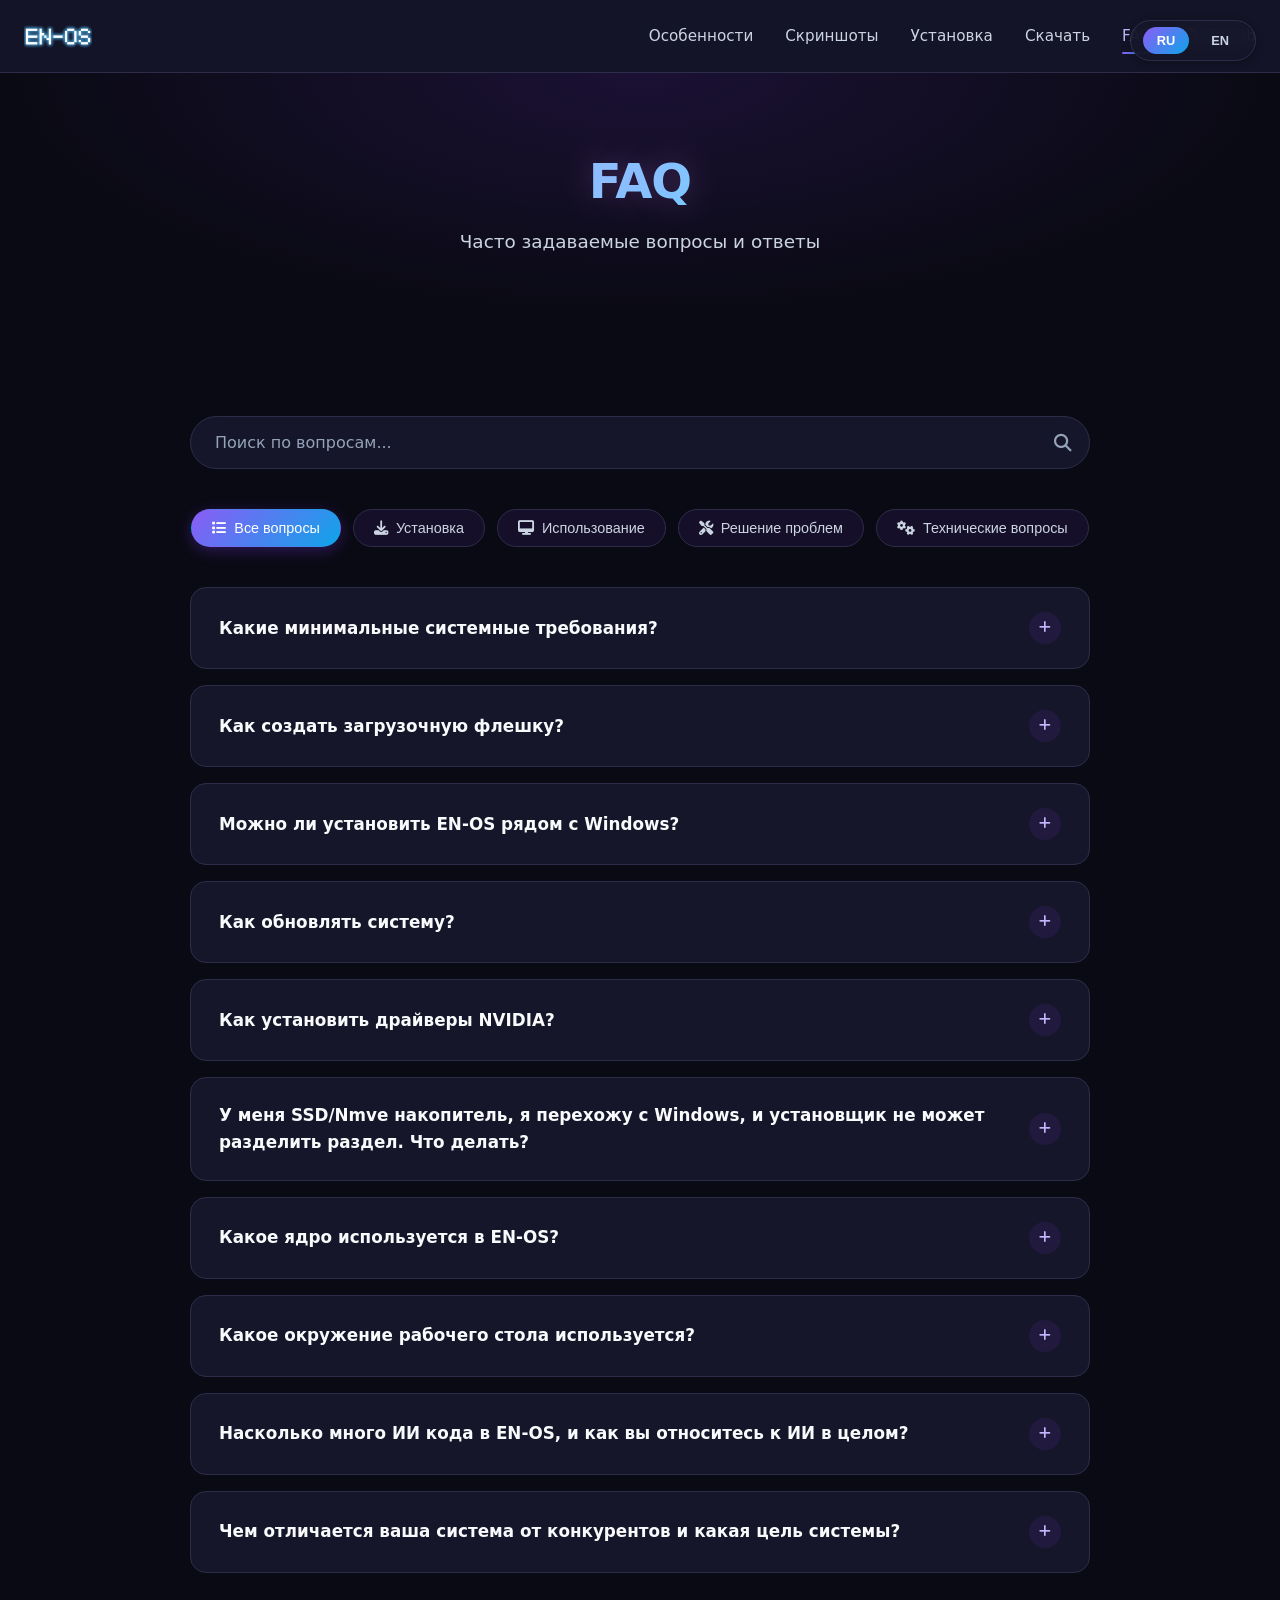
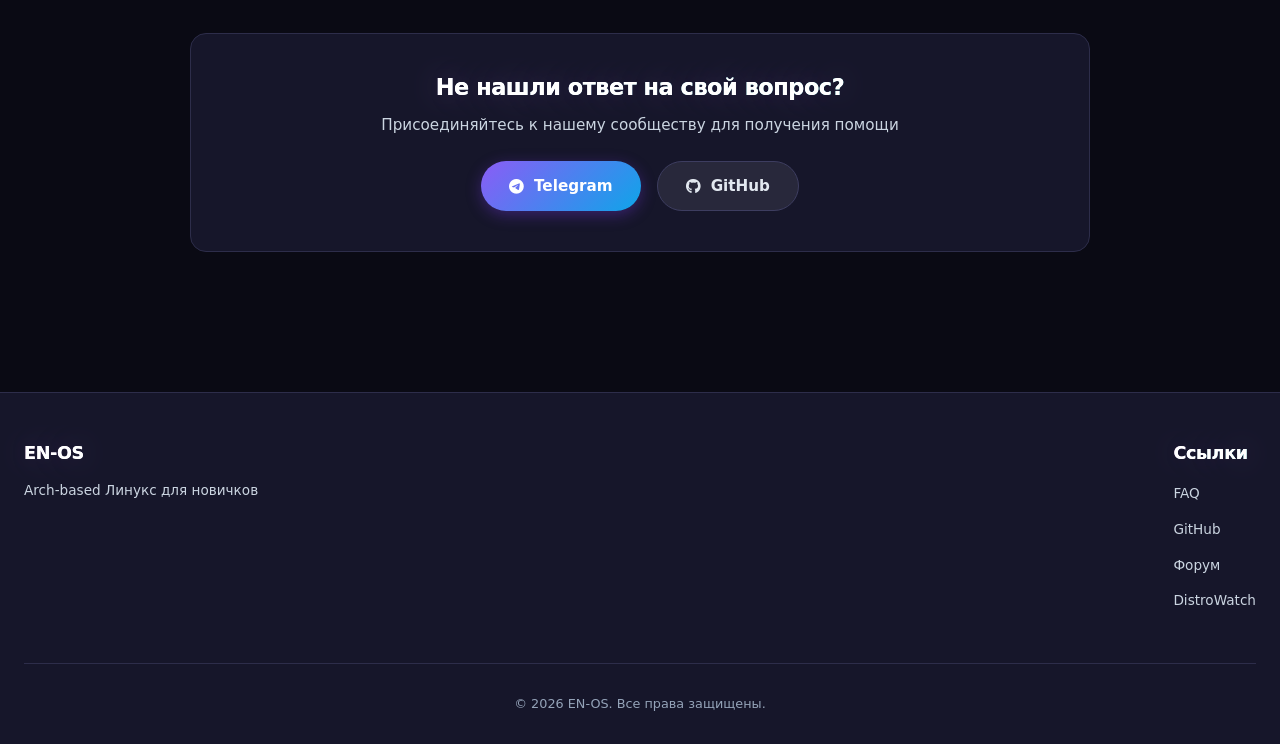
<file: faq.html>
<!DOCTYPE html>
<html lang="ru">
<head>
  <link rel="shortcut icon" type="image/x-icon" href="images/favicon1.ico">  
  <meta charset="UTF-8">
  <meta name="viewport" content="width=device-width, initial-scale=1.0">
  <title>FAQ - EN-OS</title>
  <link rel="preload" href="style.css" as="style">
  <meta name="description" content="Часто задаваемые вопросы о EN-OS">
  <link rel="stylesheet" href="style.css">
  <link rel="stylesheet" href="https://cdnjs.cloudflare.com/ajax/libs/font-awesome/6.5.1/css/all.min.css">
</head>
<body>
  <div class="lang-switcher">
    <button class="lang-btn active" data-lang="ru">RU</button>
    <button class="lang-btn" data-lang="en">EN</button>
  </div>

  <nav class="navbar">
    <div class="container">
      <a href="index.html" class="nav-logo">
        <img src="images/logofl.png" alt="EN-OS Logo" class="nav-logo-img">
      </a>
      <div class="nav-links">
        <a href="index.html#features" data-ru="Особенности" data-en="Features">Особенности</a>
        <a href="index.html#screenshots" data-ru="Скриншоты" data-en="Screenshots">Скриншоты</a>
        <a href="index.html#installation" data-ru="Установка" data-en="Installation">Установка</a>
        <a href="downloads.html" data-ru="Скачать" data-en="Download">Скачать</a>
        <a href="faq.html" class="active">FAQ</a>
        <a href="https://github.com/Endscape-Coding/EN-OS" target="_blank"><i class="fab fa-github"></i> GitHub</a>
      </div>
      <button class="mobile-menu-btn" id="mobileMenuBtn">
        <i class="fas fa-bars"></i>
      </button>
    </div>
  </nav>

  <header class="page-header">
    <h1 data-ru="FAQ" data-en="FAQ">FAQ</h1>
    <p data-ru="Часто задаваемые вопросы и ответы" data-en="Frequently Asked Questions">Часто задаваемые вопросы и ответы</p>
  </header>

  <main>
    <section class="section">
      <div class="container">
        <div class="faq-section">
          <div class="faq-search">
            <input type="text" id="faqSearch" placeholder="Поиск по вопросам..." data-ru-placeholder="Поиск по вопросам..." data-en-placeholder="Search questions...">
            <div class="faq-search-icon">
              <i class="fas fa-search"></i>
            </div>
          </div>

          <div class="faq-categories">
            <button class="faq-category-btn active" data-category="all">
              <i class="fas fa-list"></i>
              <span data-ru="Все вопросы" data-en="All Questions">Все вопросы</span>
            </button>
            <button class="faq-category-btn" data-category="installation">
              <i class="fas fa-download"></i>
              <span data-ru="Установка" data-en="Installation">Установка</span>
            </button>
            <button class="faq-category-btn" data-category="usage">
              <i class="fas fa-desktop"></i>
              <span data-ru="Использование" data-en="Usage">Использование</span>
            </button>
            <button class="faq-category-btn" data-category="troubleshooting">
              <i class="fas fa-tools"></i>
              <span data-ru="Решение проблем" data-en="Troubleshooting">Решение проблем</span>
            </button>
            <button class="faq-category-btn" data-category="technical">
              <i class="fas fa-cogs"></i>
              <span data-ru="Технические вопросы" data-en="Technical">Технические вопросы</span>
            </button>
          </div>

          <div class="faq-list">
            <div class="faq-item" data-category="installation" id="faq-minimum-requirements">
              <div class="faq-question">
                <span class="faq-question-text" data-ru="Какие минимальные системные требования?" data-en="What are the minimum system requirements?">Какие минимальные системные требования?</span>
                <div class="faq-question-icon">
                  <i class="fas fa-plus"></i>
                </div>
              </div>
              <div class="faq-answer">
                <div class="faq-answer-content">
                  <p data-ru="Минимальные системные требования для EN-OS:" data-en="Minimum system requirements for EN-OS:">Минимальные системные требования для EN-OS:</p>
                  <ul>
                    <li><strong data-ru="Процессор:" data-en="CPU:">Процессор:</strong> <span data-ru="2 ГГц, двухъядерный" data-en="2 GHz dual-core">2 ГГц, двухъядерный</span></li>
                    <li><strong data-ru="ОЗУ:" data-en="RAM:">ОЗУ:</strong> <span data-ru="2 ГБ (рекомендуется 4-8 ГБ)" data-en="2 GB (4-8 GB recommended)">2 ГБ (рекомендуется 4-8 ГБ)</span></li>
                    <li><strong data-ru="Диск:" data-en="Storage:">Диск:</strong> <span data-ru="15 ГБ свободного места" data-en="15 GB free space">15 ГБ свободного места</span></li>
                    <li><strong data-ru="Графика:" data-en="Graphics:">Графика:</strong> <span data-ru="Поддержка OpenGL 3.0+" data-en="OpenGL 3.0+ support">Поддержка OpenGL 3.0+</span></li>
                  </ul>
                  <p data-ru="Системные требования сильно зависят от оболочки: например легкий IceWM требует всего 1 гигабайт ОЗУ для комфортной работы в нетребовательных программах, когда тяжелому KDE нужно 3-4 гигабайта." data-en="System requirements vary greatly depending on the shell: for example, the lightweight IceWM requires only 1 gigabyte of RAM for comfortable use in low-demanding programs, while the heavy KDE requires 3-4 gigabytes.">Системные требования сильно зависят от оболочки: например легкий IceWM требует всего 1 гигабайт ОЗУ для комфортной работы в нетребовательных программах, когда тяжелому KDE нужно 3-4 гигабайта.</p>
                </div>
              </div>
            </div>

            <div class="faq-item" data-category="installation" id="faq-create-usb">
              <div class="faq-question">
                <span class="faq-question-text" data-ru="Как создать загрузочную флешку?" data-en="How to create a bootable USB?">Как создать загрузочную флешку?</span>
                <div class="faq-question-icon">
                  <i class="fas fa-plus"></i>
                </div>
              </div>
              <div class="faq-answer">
                <div class="faq-answer-content">
                  <p data-ru="Есть несколько способов создания загрузочной флешки:" data-en="There are several ways to create a bootable USB:">Есть несколько способов создания загрузочной флешки:</p>
                  <ol>
                    <li>
                      <strong>Rufus (Windows):</strong> 
                      <span data-ru="Скачайте Rufus, выберите ISO-образ EN-OS и USB-накопитель, нажмите 'Старт'" data-en="Download Rufus, select EN-OS ISO and USB drive, click 'Start'">Скачайте Rufus, выберите ISO-образ EN-OS и USB-накопитель, нажмите 'Старт'</span>
                    </li>
                    <li>
                      <strong>dd (Linux/macOS):</strong><br>
                      <code>sudo dd if=en-os.iso of=/dev/sdX bs=4M status=progress</code>
                    </li>
                    <li>
                      <strong>Ventoy:</strong> 
                      <span data-ru="Установите Ventoy на USB, затем просто скопируйте ISO-образ" data-en="Install Ventoy to USB, then simply copy the ISO image">Установите Ventoy на USB, затем просто скопируйте ISO-образ</span>
                    </li>
                  </ol>
                  <div class="warning-box">
                    <i class="fas fa-exclamation-triangle"></i> 
                    <span data-ru="Важно: Все данные на USB-накопителе будут удалены!" data-en="Important: All data on the USB drive will be erased!">Важно: Все данные на USB-накопителе будут удалены!</span>
                  </div>
                </div>
              </div>
            </div>

            <div class="faq-item" data-category="installation" id="faq-dual-boot">
              <div class="faq-question">
                <span class="faq-question-text" data-ru="Можно ли установить EN-OS рядом с Windows?" data-en="Can I install EN-OS alongside Windows?">Можно ли установить EN-OS рядом с Windows?</span>
                <div class="faq-question-icon">
                  <i class="fas fa-plus"></i>
                </div>
              </div>
              <div class="faq-answer">
                <div class="faq-answer-content">
                  <p data-ru="Да, EN-OS поддерживает dual-boot с Windows. Установщик автоматически определит Windows и предложит вам установку рядом (работает как с windows так и с другими linux системах на выбранном диске)." data-en="Yes, EN-OS supports dual-boot with Windows! The Calamares installer will automatically detect Windows and offer installation alongside.">Да, EN-OS поддерживает dual-boot с Windows. Установщик автоматически определит Windows и предложит установку рядом.</p>
                </div>
              </div>
            </div>

            <div class="faq-item" data-category="usage" id="faq-update-system">
              <div class="faq-question">
                <span class="faq-question-text" data-ru="Как обновлять систему?" data-en="How to update the system?">Как обновлять систему?</span>
                <div class="faq-question-icon">
                  <i class="fas fa-plus"></i>
                </div>
              </div>
              <div class="faq-answer">
                <div class="faq-answer-content">
                  <p data-ru="Обновление EN-OS выполняется через пакетный менеджер pacman:" data-en="Updating EN-OS is done through the pacman package manager:">Обновление EN-OS выполняется через пакетный менеджер pacman:</p>
                  <code>sudo pacman -Syu</code>
                  <p data-ru="Эта команда синхронизирует базы пакетов и обновит все установленные пакеты до последних версий." data-en="This command synchronizes package databases and updates all installed packages to the latest versions.">Эта команда синхронизирует базы пакетов и обновит все установленные пакеты до последних версий.</p>
                  <div class="note">
                    <i class="fas fa-info-circle"></i> 
                    <span data-ru="Рекомендуется обновлять систему регулярно (раз в неделю) для получения актуальных исправлений безопасности." data-en="It's recommended to update the system regularly (once a week) to get the latest security patches.">Рекомендуется обновлять систему регулярно (раз в неделю) для получения актуальных исправлений безопасности.</span>
                  </div>
                </div>
              </div>
            </div>

            <div class="faq-item" data-category="troubleshooting" id="faq-nvidia-drivers">
              <div class="faq-question">
                <span class="faq-question-text" data-ru="Как установить драйверы NVIDIA?" data-en="How to install NVIDIA drivers?">Как установить драйверы NVIDIA?</span>
                <div class="faq-question-icon">
                  <i class="fas fa-plus"></i>
                </div>
              </div>
              <div class="faq-answer">
                <div class="faq-answer-content">
                  <p data-ru="Для установки проприетарных драйверов NVIDIA используйте EN-OS Driver Manager: его Вы найдете в EN-OS System Manager." data-en="To install NVIDIA proprietary drivers, use the EN-OS Driver Manager, which you can find in the EN-OS System Manager.">Для установки проприетарных драйверов NVIDIA используйте EN-OS Driver Manager: его Вы найдете в EN-OS System Manager.</p>
                  <p data-ru="Программа сама определит вашу видеокарту и подберет под нее драйверы, после чего установит их." data-en="The program will detect your video card and select the appropriate drivers, which it will then install.">Программа сама определит вашу видеокарту и подберет под нее драйверы, после чего установит их.</p>
                                    
				</div>
              </div>
            </div>

            <div class="faq-item" data-category="troubleshooting" id="faq-nvme-install">
              <div class="faq-question">
                <span class="faq-question-text" data-ru="У меня SSD/Nmve накопитель, я перехожу с Windows, и установщик не может разделить раздел. Что делать?" data-en="I have an SSD/Nmve drive, and I'm switching from Windows, but the installer can't split the partition. What should I do?">У меня SSD/Nmve накопитель, я перехожу с Windows, и установщик не может разделить раздел. Что делать?</span>
                <div class="faq-question-icon">
                  <i class="fas fa-plus"></i>
                </div>
              </div>
              <div class="faq-answer">
                <div class="faq-answer-content">
                  <p data-ru="Попробуйте следующие шаги:" data-en="Try these steps:">Попробуйте следующие шаги:</p>
                  <ol>
                    <li data-ru="Перезагрузите установщик." data-en="Try restarting the installer.">Перезагрузите установщик.</li>
                    <li data-ru="Разделите диск вручную через программу работы с дисками в прошлой системе." data-en="Manually partition the disk using the disk management software in the previous system.">Разделите диск вручную через программу работы с дисками в прошлой системе.</li>
					<li data-ru="Если ничего не помогает, спросите решение в нашем Telegram чате: @enos_community" data-en="If nothing helps, ask for a solution in our Telegram chat: @enos_community">Если ничего не помогает, спросите решение в нашем Telegram чате: @enos_community"</li>
                  </ol>
                </div>
              </div>
            </div>

            <div class="faq-item" data-category="technical" id="faq-kernel-version">
              <div class="faq-question">
                <span class="faq-question-text" data-ru="Какое ядро используется в EN-OS?" data-en="What kernel is used in EN-OS?">Какое ядро используется в EN-OS?</span>
                <div class="faq-question-icon">
                  <i class="fas fa-plus"></i>
                </div>
              </div>
              <div class="faq-answer">
                <div class="faq-answer-content">
                  <p data-ru="На данный момент EN-OS использует последнее стабильное ядро Linux, но в версии 1.1 планируется использовать более быстрое ядро linux-zen." data-en="Currently, EN-OS uses the latest stable Linux kernel, but version 1.1 plans to use the faster linux-zen kernel.">На данный момент EN-OS использует последнее стабильное ядро Linux, но в версии 1.1 планируется использовать более быстрое ядро linux-zen</p>
                  <p data-ru="Узнать текущую версию:" data-en="To check the current version:">Узнать текущую версию:</p>
                  <code>uname -r</code>
                </div>
              </div>
            </div>

            <div class="faq-item" data-category="technical" id="faq-desktop-environment">
              <div class="faq-question">
                <span class="faq-question-text" data-ru="Какое окружение рабочего стола используется?" data-en="What desktop environment is used?">Какое окружение рабочего стола используется?</span>
                <div class="faq-question-icon">
                  <i class="fas fa-plus"></i>
                </div>
              </div>
              <div class="faq-answer">
                <div class="faq-answer-content">
                  <p data-ru="По умолчанию EN-OS поставляется с KDE Plasma, но планируется расширить список DE и WM, интегрированных в нашу систему:" data-en="By default, EN-OS comes with KDE Plasma, but we plan to expand the list of DEs and WMs integrated into our system:">По умолчанию EN-OS поставляется с KDE Plasma, но планируется расширить список DE и WM, интегрированных в нашу систему:</p>
                  <ul>
				    <li data-ru="XFCE - рабочее окружение, которое имеет удобный и настраиваемый интерфейс, но работает быстрее и стабильнее, чем KDE. Подойдет людям, ценящим простоту использования и стабильность, но не имеющим достаточно мощным компьютером." data-en="XFCE is a desktop environment that has a user-friendly and customizable interface, but it is faster and more stable than KDE. It is suitable for people who value ease of use and stability, but do not have a powerful enough computer.">XFCE - рабочее окружение, которое имеет удобный и настраиваемый интерфейс, но работает быстрее и стабильнее, чем KDE. Подойдет людям, ценящим простоту использования и стабильность, но не имеющим достаточно мощным компьютером.</li>
                    <li data-ru="Sway - минималистичный менеджер окон, потребляет мало ресурсов, использует безопасный и быстрый Wayland. Подойдет продвинутым пользователям." data-en="Sway is a minimalistic window manager that consumes few resources and uses the secure and fast Wayland. It is suitable for advanced users.">Sway - минималистичный менеджер окон, потребляет мало ресурсов, использует безопасный и быстрый Wayland. Подойдет продвинутым пользователям.</li>
                    <li data-ru="IceWM - так же минималистичный менеджер окон, но имеет привычное меню пуск, работает на стабильном X11. Идеально подойдет пользователям старых компьютеров (быстрее, чем XFCE)." data-en="IceWM is also a minimalistic window manager, but it has a familiar start menu and runs on stable X11. It is ideal for users of older computers.">IceWM - так же минималистичный менеджер окон, но имеет привычное меню пуск, работает на стабильном X11. Идеально подойдет пользователям старых компьютеров.</li>
                  </ul>
                </div>
              </div>
            </div>
			
		    <div class="faq-item" data-category="technical" id="faq-AI-usage">
              <div class="faq-question">
                <span class="faq-question-text" data-ru="Насколько много ИИ кода в EN-OS, и как вы относитесь к ИИ в целом?" data-en="How much AI code is there in EN-OS, and how do you feel about AI in general?">Насколько много ИИ кода в EN-OS, и как вы относитесь к ИИ в целом?</span>
                <div class="faq-question-icon">
                  <i class="fas fa-plus"></i>
                </div>
              </div>
              <div class="faq-answer">
                <div class="faq-answer-content">
                  <p data-ru="В версии 1.0, вышедшей 1 января 2026 года ИИ кода было довольно много: 40-50%. В основном это постустановочные скрипты и некоторые программы из System-Manager. Я могу это обьяснить недостатком времени и знаний на тот момент, однако стоит подчеркнуть: даже при использовании ИИ я не жертвовал качеством. Код тщательно проверялся и тестировался в различных сценариях." data-en="In version 1.0, which was released on January 1, 2026, there was quite a lot of AI code: 40-50%. This mainly includes post-installation scripts and some programs from System-Manager. I can explain this by the lack of time and knowledge at that time. However, it is worth noting that even when using AI, I did not compromise on quality. The code was thoroughly reviewed and tested in various scenarios.">В версии 1.0, вышедшей 1 января 2026 года ИИ кода было довольно много: 40-50%. В основном это постустановочные скрипты и некоторые программы из System-Manager. Я могу это обьяснить недостатком времени и знаний на тот момент. Однако стоит подчеркнуть: даже при использовании ИИ я не жертвовал качеством. Код тщательно проверялся и тестировался в различных сценариях.</p>
                  <p data-ru="На данный момент большинство компонентов с нуля переписаны на более быстрые и безопасные языки: вместо Python C++ и Rust, в которых количество ИИ кода не превышает 15-20%. Эти 15-20% в основном являеюся фронтендом, компоновкой интерфейса, и некоторыми скриптами. Все остальные системные программы написаны без ИИ на Rust и C++." data-en="At the moment, most of the components have been rewritten from scratch in faster languages: instead of Python, C++ and Rust, in which the amount of AI code does not exceed 15-20%. These 15-20% are mostly frontend and interface layout, and some scripts. All other system programs are written without AI in Rust and C++.">На данный момент большинство компонентов с нуля переписаны на более быстрые языки: вместо Python C++ и Rust, в которых количество ИИ кода не превышает 15-20%. Эти 15-20% в основном является фронтенд и компоновка интерфейса, и некоторые скрипты. Все остальные системные программы написаны без ИИ на Rust и C++.</p>
                  <p data-ru="Сейчас я отношусь к использованию ИИ осторожно, используя его только для рутинных задач и фронтенда. Да, в последнее время он стал умнее, но доверять алгоритмам надежность системы и безопасность своих пользователей все еще опасно. Весь ИИ код всегда проверяется и тщательно тестируется на реальном железе." data-en="I'm now cautious about using AI, using it for routine tasks and frontend. Yes, it has become smarter lately, but it's still dangerous to trust algorithms with the system's reliability and the safety of its users. All AI code is checked and thoroughly tested on real hardware.">Сейчас я отношусь к использованию ИИ осторожно, используя его для рутинных задач и фронтенда. Да, в последнее время он стал умнее, но доверять алгоритмам надежность системы и безопасность своих пользователей все еще опасно. Весь ИИ код проверяется и тщательно тестируется на реальном железе.</p>
                </div>
              </div>
            </div>
		  
		    <div class="faq-item" data-category="technical" id="faq-philosophy">
                <div class="faq-question">
                <span class="faq-question-text" data-ru="Чем отличается ваша система от конкурентов и какая цель системы?" data-en="How does your system differ from your competitors, and what is its purpose?">Чем отличается ваша система от конкурентов и какая цель системы?</span>
                <div class="faq-question-icon">
                  <i class="fas fa-plus"></i>
                </div>
              </div>
              <div class="faq-answer">
				<div class="faq-answer-content">
					<p data-ru="Задача EN-OS - сделать мир Linux доступным для каждого, не жертвуя при этом производительностью и стабильностью. «Из коробки» система включает новейшие технологии Linux, но при этом сохраняет простой и понятный интерфейс, удобный для начинающих."
					   data-en="The goal of EN-OS is to make the Linux world accessible to everyone, without sacrificing performance and stability. Out of the box, the system includes the latest Linux features, while maintaining a simple and user-friendly interface for beginners.">
					   Задача EN-OS - сделать мир Linux доступным для каждого, не жертвуя при этом производительностью и стабильностью. «Из коробки» система включает новейшие технологии Linux, но при этом сохраняет простой и понятный интерфейс, удобный для начинающих.
					</p>
					<ul>
						<li data-ru="В состав системы входят удобные графические утилиты, которые делают работу с компьютером доступной даже для новичков. Среди них - установщик проприетарных драйверов, магазин приложений, сборщик Remote Assistant и другие простые инструменты. Вам не придётся изучать терминал, чтобы пользоваться системой."
							data-en="The system includes convenient graphical utilities that make working with a computer accessible even for beginners. These include a proprietary driver installer, an app store, a Remote Assistant collector, and other simple tools. You won't need to learn the terminal to use the system.">
							В состав системы входят удобные графические утилиты, которые делают работу с компьютером доступной даже для новичков. Среди них - установщик проприетарных драйверов, магазин приложений, сборщик Remote Assistant и другие простые инструменты. Вам не придётся изучать терминал, чтобы пользоваться системой.
						</li>
						<li data-ru="В системе используется одна из самых современных файловых систем - BTRFS, изначально включён Zram, оптимизирующий расход ОЗУ, а также применяются последние версии ядра. Пользователю не нужно включать это самостоятельно."
							data-en="The system uses one of the most modern file systems, BTRFS, includes Zram by default to optimize RAM usage, and runs the latest kernel versions. The user does not have to enable these features manually.">
							В системе используется одна из самых современных файловых систем - BTRFS, изначально включён Zram, оптимизирующий расход ОЗУ, а также применяются последние версии ядра. Пользователю не нужно включать это самостоятельно.
						</li>
					</ul>
				</div>
			</div>
            </div>
          </div>

          <div class="faq-no-results" id="faqNoResults">
            <i class="fas fa-search"></i>
            <h3 data-ru="Ничего не найдено" data-en="Nothing found">Ничего не найдено</h3>
            <p data-ru="Попробуйте изменить поисковый запрос или выбрать другую категорию" data-en="Try changing your search query or selecting a different category">Попробуйте изменить поисковый запрос или выбрать другую категорию</p>
          </div>

          <div class="faq-contact">
            <h3 data-ru="Не нашли ответ на свой вопрос?" data-en="Didn't find an answer to your question?">Не нашли ответ на свой вопрос?</h3>
            <p data-ru="Присоединяйтесь к нашему сообществу для получения помощи" data-en="Join our community for help">Присоединяйтесь к нашему сообществу для получения помощи</p>
            <div class="faq-contact-links">
              <a href="https://t.me/enos_community" target="_blank" class="btn btn-primary">
                <i class="fab fa-telegram-plane"></i> Telegram
              </a>
              <a href="https://github.com/Endscape-Coding/EN-OS" target="_blank" class="btn btn-secondary">
                <i class="fab fa-github"></i> GitHub
              </a>
            </div>
          </div>
        </div>
      </div>
    </section>
  </main>

  <footer class="footer">
    <div class="container">
      <div class="footer-content">
        <div class="footer-section">
          <h4 data-ru="EN-OS" data-en="EN-OS">EN-OS</h4>
          <p data-ru="Arch-based Линукс для новичков" data-en="Arch-based Linux for beginners">Arch-based Линукс для новичков</p>
        </div>
        <div class="footer-section">
          <h4 data-ru="Ссылки" data-en="Links">Ссылки</h4>
          <ul>
            <li><a href="faq.html">FAQ</a></li>
            <li><a href="https://github.com/Endscape-Coding/EN-OS" target="_blank">GitHub</a></li>
            <li><a href="https://t.me/enos_community" target="_blank" data-ru="Форум" data-en="Forum">Форум</a></li>
            <li><a href="https://distrowatch.com/table.php?distribution=enos" target="_blank">DistroWatch</a></li>
          </ul>
        </div>
      </div>
      <div class="footer-bottom">
        <p id="copyright-text"></p>
      </div>
    </div>
  </footer>

  <script src="config.js"></script>
  <script src="locale.js"></script>
  <script src="main.js"></script>
</body>
</html>
</file>
<file: style.css>
:root {
  --primary: #7c3aed;
  --primary-hover: #6d28d9;
  --primary-light: #a78bfa;
  --primary-soft: #c4b5fd;
  --secondary: #06b6d4;
  --secondary-hover: #0891b2;
  --secondary-light: #22d3ee;
  --gradient: linear-gradient(135deg, #8b5cf6 0%, #0ea5e9 100%);
  --gradient-light: linear-gradient(135deg, #c084fc 0%, #22d3ee 100%);
  --bg-body: #0a0a14;
  --bg-card: #16162a;
  --bg-card-hover: #1e1e36;
  --bg-elevated: #20203a;
  --bg-header: rgba(22, 22, 42, 0.95);
  --bg-hero: radial-gradient(ellipse at 50% 50%, rgba(124, 58, 237, 0.12) 0%, rgba(6, 182, 212, 0.04) 100%);
  --bg-dark: #0f0f1a;
  --text-main: #f8fafc;
  --text-secondary: #cbd5e1;
  --text-muted: #94a3b8;
  --text-light: #e2e8f0;
  --border: #2d2d4a;
  --border-light: #3d3d60;
  --shadow: 0 4px 20px rgba(0, 0, 0, 0.4);
  --shadow-lg: 0 10px 30px rgba(0, 0, 0, 0.5);
  --shadow-glow: 0 0 20px rgba(139, 92, 246, 0.15);
  --shadow-sm: 0 2px 8px rgba(0, 0, 0, 0.3);
  --radius: 16px;
  --radius-sm: 10px;
  --radius-lg: 24px;
  --radius-full: 9999px;
  --font-main: system-ui, -apple-system, "Segoe UI", "Inter", "Roboto", sans-serif;
  --font-mono: 'Fira Code', 'Monaco', 'Menlo', monospace;
  --max-width: 1280px;
  --transition-smooth: 0.3s cubic-bezier(0.4, 0, 0.2, 1);
}

* { margin: 0; padding: 0; box-sizing: border-box; }
html { scroll-behavior: smooth; scroll-padding-top: 80px; }
body {
  font-family: var(--font-main);
  background: var(--bg-body);
  color: var(--text-main);
  line-height: 1.6;
  overflow-x: hidden;
  -webkit-font-smoothing: antialiased;
}

::selection { background: var(--primary); color: white; }
::-webkit-scrollbar { width: 10px; height: 10px; }
::-webkit-scrollbar-track { background: var(--bg-card); border-radius: 10px; }
::-webkit-scrollbar-thumb { background: var(--primary); border-radius: 10px; }
::-webkit-scrollbar-thumb:hover { background: var(--primary-hover); }

h1, h2, h3, h4, h5, h6, .section-title, .page-header h1 {
  font-weight: 700;
  line-height: 1.2;
  letter-spacing: -0.02em;
  background: var(--gradient-light);
  -webkit-background-clip: text;
  background-clip: text;
  color: transparent;
  filter: brightness(1.15);
  text-shadow: 0 0 30px rgba(192, 132, 252, 0.25);
}

a { color: var(--primary-soft); text-decoration: none; transition: var(--transition-smooth); }
a:hover { color: var(--secondary-light); }
img { max-width: 100%; height: auto; display: block; }
.container { max-width: var(--max-width); margin: 0 auto; padding: 0 24px; }

.lang-switcher {
  position: fixed; top: 20px; right: 24px; z-index: 1001;
  display: flex; gap: 8px; background: rgba(22, 22, 42, 0.9);
  backdrop-filter: blur(10px); padding: 6px 12px;
  border-radius: var(--radius-full); border: 1px solid var(--border); box-shadow: var(--shadow-sm);
}
.lang-btn {
  background: transparent; border: none; color: var(--text-secondary);
  cursor: pointer; font-weight: 600; font-size: 0.8rem; padding: 6px 14px;
  border-radius: var(--radius-full); transition: var(--transition-smooth);
}
.lang-btn.active { background: var(--gradient); color: white; }
.lang-btn:hover:not(.active) { color: var(--primary-light); background: rgba(124, 58, 237, 0.1); }

.navbar {
  background: var(--bg-header); backdrop-filter: blur(12px);
  border-bottom: 1px solid var(--border); position: sticky; top: 0; z-index: 1000;
}
.navbar .container { display: flex; align-items: center; justify-content: space-between; height: 72px; }
.nav-logo { display: flex; align-items: center; gap: 10px; }
.nav-logo-img { height: 38px; width: auto; display: block; }
.nav-links { display: flex; gap: 32px; align-items: center; }
.nav-links a { font-weight: 500; font-size: 0.95rem; color: var(--text-secondary); position: relative; padding: 6px 0; }
.nav-links a::after {
  content: ''; position: absolute; bottom: 0; left: 0; width: 0; height: 2px;
  background: var(--gradient); transition: width 0.25s ease; border-radius: 2px;
}
.nav-links a:hover::after, .nav-links a.active::after { width: 100%; }
.nav-links a.active { color: var(--primary-soft); }
.mobile-menu-btn { display: none; background: transparent; border: none; color: var(--text-main); font-size: 1.5rem; cursor: pointer; padding: 8px; border-radius: var(--radius-sm); }
.mobile-menu-btn:hover { background: rgba(124, 58, 237, 0.1); }

.hero {
  min-height: 90vh; display: flex; align-items: center; background: var(--bg-hero); position: relative; overflow: hidden;
}
.hero::before {
  content: ''; position: absolute; top: -50%; left: -50%; width: 200%; height: 200%;
  background: radial-gradient(circle, rgba(124, 58, 237, 0.08) 0%, transparent 70%); pointer-events: none;
}
.hero .container { display: grid; grid-template-columns: 1fr 1fr; gap: 60px; align-items: center; padding-top: 40px; padding-bottom: 40px; }
.hero-content { position: relative; z-index: 2; }
.hero h1 { font-size: 3rem; font-weight: 800; margin-bottom: 20px; }
.hero p { font-size: 1.15rem; color: var(--text-secondary); margin-bottom: 32px; }
.hero-buttons { display: flex; gap: 16px; flex-wrap: wrap; }

.hero-video { position: relative; z-index: 2; }
.video-container {
  position: relative; border-radius: var(--radius); overflow: hidden;
  box-shadow: var(--shadow-lg); border: 1px solid var(--border); background: var(--bg-card);
  transition: box-shadow var(--transition-smooth);
}
.video-container:hover { box-shadow: 0 15px 40px rgba(0,0,0,0.6), var(--shadow-glow); }
.hero-video-player { width: 100%; height: auto; display: block; border-radius: var(--radius); }

.video-controls {
  position: absolute; bottom: 16px; left: 50%; transform: translateX(-50%);
  display: flex; gap: 10px; z-index: 3; opacity: 0.75;
  transition: opacity var(--transition-smooth), transform var(--transition-smooth);
  padding: 8px 14px; background: rgba(10, 10, 20, 0.6); backdrop-filter: blur(10px);
  border-radius: var(--radius-full); border: 1px solid rgba(255,255,255,0.15);
}
.video-container:hover .video-controls,
.video-container:focus-within .video-controls { opacity: 1; transform: translateX(-50%) translateY(-2px); }
.video-btn {
  background: rgba(255,255,255,0.15); border: 1px solid rgba(255,255,255,0.2); color: white;
  width: 36px; height: 36px; border-radius: 50%; display: flex; align-items: center;
  justify-content: center; cursor: pointer; font-size: 0.9rem; transition: var(--transition-smooth);
}
.video-btn:hover { background: var(--primary); transform: scale(1.1); border-color: transparent; }

.btn {
  display: inline-flex; align-items: center; justify-content: center; gap: 10px;
  padding: 12px 28px; border-radius: var(--radius-full); font-weight: 600; font-size: 0.95rem;
  cursor: pointer; border: none; text-decoration: none; white-space: nowrap;
  transition: var(--transition-smooth);
}
.btn:hover { transform: translateY(-2px); }
.btn-primary { background: var(--gradient); color: white; box-shadow: 0 4px 15px rgba(124, 58, 237, 0.35); }
.btn-primary:hover { box-shadow: 0 6px 25px rgba(124, 58, 237, 0.45); color: white; }
.btn-secondary { background: rgba(255,255,255,0.08); color: var(--text-light); border: 1px solid var(--border-light); }
.btn-secondary:hover { border-color: var(--primary); color: var(--primary-soft); background: rgba(124, 58, 237, 0.12); }
.btn-small { padding: 8px 20px; font-size: 0.85rem; }

.section { padding: 80px 0; }
.section.bg-dark { background: var(--bg-dark); }
.section-title { text-align: center; font-size: 2.3rem; margin-bottom: 50px; }
.grid { display: grid; gap: 32px; }
.grid-3 { grid-template-columns: repeat(3, 1fr); }

.card, .edition-card, .screenshot-card, .step {
  background: var(--bg-card); border: 1px solid var(--border); border-radius: var(--radius);
  padding: 32px; text-align: center; transition: var(--transition-smooth); will-change: transform;
}
.card:hover, .edition-card:hover, .screenshot-card:hover, .step:hover {
  transform: translateY(-4px); border-color: var(--primary);
  box-shadow: var(--shadow-glow);
}
.card i, .req-item i {
  font-size: 2.5rem; background: var(--gradient); -webkit-background-clip: text; background-clip: text; color: transparent; margin-bottom: 16px; display: inline-block;
}
.card h3 { font-size: 1.3rem; margin-bottom: 12px; color: var(--text-main); }
.card p { color: var(--text-secondary); font-size: 0.95rem; }

.screenshot-grid { display: grid; grid-template-columns: repeat(auto-fit, minmax(300px, 1fr)); gap: 24px; margin-top: 20px; }
.screenshot-card { overflow: hidden; cursor: pointer; padding: 0; }
.screenshot-card img { width: 100%; height: 200px; object-fit: cover; }
.screenshot-caption { padding: 12px; text-align: center; font-size: 0.9rem; color: var(--text-secondary); background: var(--bg-elevated); }

.steps { display: grid; grid-template-columns: repeat(3, 1fr); gap: 30px; margin-top: 20px; }
.step { overflow: hidden; padding: 0; }
.step-number {
  width: 48px; height: 48px; background: var(--gradient); border-radius: var(--radius-full);
  display: flex; align-items: center; justify-content: center; font-size: 1.25rem; font-weight: 700; margin: 24px auto 0;
}
.step-content { padding: 24px; }
.step-content h4 { font-size: 1.2rem; margin-bottom: 12px; color: var(--primary-soft); text-align: center; }
.step-content p { color: var(--text-secondary); font-size: 0.9rem; text-align: center; margin-bottom: 16px; }
.step-content .btn { display: table; margin: 0 auto; }

.method-tabs {
  display: flex;
  gap: 12px;
  margin: 20px 0 16px;
  flex-wrap: wrap;
  justify-content: center;
}
.method-tab {
  background: rgba(124, 58, 237, 0.1);
  border: 1px solid var(--border);
  padding: 10px 24px;
  border-radius: 25px; 
  font-size: 0.9rem;
  font-weight: 600;
  cursor: pointer;
  color: var(--text-secondary);
  transition: var(--transition-smooth);
  min-width: 120px;
  text-align: center;
}
.method-tab.active {
  background: var(--gradient);
  color: white;
  border-color: transparent;
}
.method-tab:hover:not(.active) {
  border-color: var(--primary);
  color: var(--primary-light);
  background: rgba(124, 58, 237, 0.2);
}
.method-content {
  display: none;
  background: rgba(0, 0, 0, 0.2);
  padding: 20px;
  border-radius: var(--radius-sm);
  margin-top: 16px;
  min-height: 180px; 
}
.method-content.active {
  display: block;
}
.method-content p { text-align: left; margin-bottom: 8px; font-size: 0.9rem; color: var(--text-secondary); }
.method-content code {
  display: block; background: rgba(0, 0, 0, 0.4); padding: 12px; border-radius: var(--radius-sm);
  font-family: var(--font-mono); font-size: 0.85rem; margin: 12px 0; overflow-x: auto; border-left: 3px solid var(--primary); color: var(--text-light);
}
.warning { color: #f59e0b !important; font-size: 0.85rem !important; margin-top: 12px !important; padding-top: 12px; border-top: 1px solid var(--border); }

#editions-container { display: flex; flex-direction: column; gap: 40px; margin-bottom: 60px; }
.edition-card { padding: 0; overflow: hidden; }
.edition-header { padding: 32px; background: linear-gradient(135deg, rgba(124, 58, 237, 0.12) 0%, rgba(6, 182, 212, 0.04) 100%); border-bottom: 1px solid var(--border); }
.edition-badge { display: inline-block; padding: 6px 18px; border-radius: var(--radius-full); font-size: 0.7rem; font-weight: 700; text-transform: uppercase; margin-bottom: 16px; letter-spacing: 0.5px; }
.badge-stable { background: linear-gradient(135deg, #10b981, #059669); color: white; box-shadow: 0 2px 8px rgba(16, 185, 129, 0.3); }
.badge-beta { background: linear-gradient(135deg, #f59e0b, #d97706); color: white; box-shadow: 0 2px 8px rgba(245, 158, 11, 0.3); }
.badge-alpha { background: linear-gradient(135deg, #ef4444, #dc2626); color: white; box-shadow: 0 2px 8px rgba(239, 68, 68, 0.3); }
.edition-title { font-size: 1.85rem; margin-bottom: 8px; color: var(--text-main); }
.edition-subtitle { color: var(--primary-soft); font-size: 1rem; font-weight: 500; }
.edition-body { padding: 32px; }
.edition-description { font-size: 1.05rem; margin-bottom: 28px; color: var(--text-secondary); }
.edition-features { display: grid; grid-template-columns: repeat(auto-fit, minmax(240px, 1fr)); gap: 16px; margin-bottom: 32px; }
.feature-item { display: flex; align-items: flex-start; gap: 12px; padding: 14px; background: rgba(124, 58, 237, 0.05); border-radius: var(--radius-sm); border: 1px solid rgba(124, 58, 237, 0.1); transition: var(--transition-smooth); }
.feature-item:hover { border-color: rgba(124, 58, 237, 0.3); background: rgba(124, 58, 237, 0.08); transform: translateX(4px); }
.feature-icon { font-size: 1.1rem; color: var(--primary); flex-shrink: 0; }
.feature-text { font-size: 0.92rem; color: var(--text-secondary); }

.screenshot-gallery { margin: 32px 0; }
.gallery-title { font-size: 1.1rem; margin-bottom: 20px; font-weight: 600; color: var(--text-main); display: flex; align-items: center; gap: 10px; }
.gallery-title i { color: var(--primary); }
.gallery-grid { display: grid; grid-template-columns: repeat(auto-fit, minmax(260px, 1fr)); gap: 20px; }
.gallery-item { border-radius: var(--radius-sm); overflow: hidden; cursor: pointer; background: var(--bg-elevated); border: 1px solid var(--border); transition: var(--transition-smooth); }
.gallery-item:hover { transform: translateY(-4px); border-color: var(--primary); box-shadow: var(--shadow-glow); }
.gallery-item img { width: 100%; height: 180px; object-fit: cover; }
.gallery-caption { padding: 10px; font-size: 0.85rem; text-align: center; color: var(--text-secondary); background: var(--bg-card); }
.download-links { display: flex; gap: 16px; flex-wrap: wrap; margin-top: 28px; padding-top: 28px; border-top: 1px solid var(--border); }
.download-links .btn { padding: 10px 22px; }
.edition-meta { display: flex; gap: 28px; margin-top: 24px; padding-top: 24px; border-top: 1px solid var(--border); font-size: 0.9rem; color: var(--text-secondary); }
.meta-item { display: flex; align-items: center; gap: 8px; }
.meta-item i { color: var(--primary); }

.sys-reqs { background: var(--bg-card); border: 1px solid var(--border); border-radius: var(--radius); padding: 40px; margin-top: 40px; }
.sys-reqs h2 { font-size: 1.7rem; margin-bottom: 32px; text-align: center; }
.req-grid { display: grid; grid-template-columns: repeat(auto-fit, minmax(220px, 1fr)); gap: 24px; }
.req-item { background: rgba(124, 58, 237, 0.05); padding: 24px; border-radius: var(--radius-sm); text-align: center; border: 1px solid var(--border); transition: var(--transition-smooth); }
.req-item:hover { border-color: var(--primary); transform: translateY(-4px); }
.req-item strong { display: block; margin-bottom: 6px; color: var(--text-main); font-size: 1rem; }
.req-item span { color: var(--text-secondary); font-size: 0.85rem; }

.page-header { text-align: center; padding: 80px 20px 60px; background: radial-gradient(ellipse at 50% 0%, rgba(124, 58, 237, 0.15) 0%, transparent 70%); }
.page-header h1 { font-size: 3rem; margin-bottom: 16px; font-weight: 800; }
.page-header p { font-size: 1.15rem; color: var(--text-secondary); max-width: 600px; margin: 0 auto; }

.lightbox { position: fixed; inset: 0; background: rgba(0, 0, 0, 0.95); backdrop-filter: blur(12px); display: none; align-items: center; justify-content: center; z-index: 2000; }
.lightbox.active { display: flex; }
.lightbox img { max-width: 90vw; max-height: 85vh; border-radius: var(--radius); box-shadow: 0 25px 60px rgba(0, 0, 0, 0.5); border: 1px solid rgba(124, 58, 237, 0.3); }
.lightbox-close, .lightbox-nav {
  position: absolute; background: rgba(124, 58, 237, 0.2); border: 1px solid rgba(124, 58, 237, 0.4); color: white;
  width: 50px; height: 50px; border-radius: 50%; cursor: pointer; display: flex; align-items: center;
  justify-content: center; font-size: 1.2rem; backdrop-filter: blur(8px); transition: var(--transition-smooth);
}
.lightbox-close:hover, .lightbox-nav:hover { background: var(--primary); border-color: var(--primary); }
.lightbox-close { top: 24px; right: 24px; }
.lightbox-nav { top: 50%; transform: translateY(-50%); }
.lightbox-prev { left: 24px; }
.lightbox-next { right: 24px; }

.footer { background: var(--bg-card); border-top: 1px solid var(--border); padding: 50px 0 30px; margin-top: 40px; }
.footer-content { display: flex; justify-content: space-between; flex-wrap: wrap; gap: 40px; margin-bottom: 40px; }
.footer-section h4 { font-size: 1.1rem; margin-bottom: 16px; color: var(--text-main); }
.footer-section p { color: var(--text-secondary); font-size: 0.85rem; max-width: 250px; }
.footer-section ul { list-style: none; }
.footer-section ul li { margin-bottom: 10px; }
.footer-section ul li a { color: var(--text-secondary); font-size: 0.85rem; transition: all 0.2s ease; }
.footer-section ul li a:hover { color: var(--primary-soft); padding-left: 4px; }
.footer-bottom { text-align: center; padding-top: 30px; border-top: 1px solid var(--border); }
.footer-bottom p { color: var(--text-muted); font-size: 0.8rem; }

@keyframes fadeIn { from { opacity: 0; } to { opacity: 1; } }
@keyframes fadeInUp { from { opacity: 0; transform: translate3d(0, 30px, 0); } to { opacity: 1; transform: translate3d(0, 0, 0); } }

@media (max-width: 1024px) {
  .hero .container { grid-template-columns: 1fr; text-align: center; gap: 40px; }
  .hero-buttons { justify-content: center; }
  .video-controls { opacity: 0.9; }
  .grid-3 { grid-template-columns: repeat(2, 1fr); }
  .steps { grid-template-columns: repeat(2, 1fr); }
  .section-title { font-size: 2rem; }
  .hero h1 { font-size: 2.5rem; }
}
@media (max-width: 768px) {
  .container { padding: 0 20px; }
  .nav-links {
    display: none; position: fixed; top: 72px; left: 0; right: 0; background: var(--bg-header);
    backdrop-filter: blur(12px); flex-direction: column; padding: 20px; gap: 16px; border-bottom: 1px solid var(--border); z-index: 999;
  }
  .nav-links.active { display: flex; }
  .mobile-menu-btn { display: block; }
  .lang-switcher { top: auto; bottom: 20px; right: 20px; z-index: 1002; }
  .hero { min-height: auto; padding: 40px 0; }
  .hero h1 { font-size: 1.8rem; }
  .hero p { font-size: 1rem; }
  .video-btn { width: 32px; height: 32px; font-size: 0.8rem; }
  .section { padding: 50px 0; }
  .section-title { font-size: 1.6rem; margin-bottom: 32px; }
  .grid-3, .steps { grid-template-columns: 1fr; }
  .page-header { padding: 50px 20px 30px; }
  .page-header h1 { font-size: 2rem; }
  .edition-header, .edition-body { padding: 20px; }
  .edition-title { font-size: 1.5rem; }
  .gallery-grid { grid-template-columns: 1fr; }
  .download-links { flex-direction: column; }
  .download-links .btn { justify-content: center; }
  .edition-meta { flex-direction: column; gap: 12px; }
  .sys-reqs { padding: 24px; }
  .footer-content { flex-direction: column; text-align: center; align-items: center; }
  .footer-section p { max-width: 100%; }
  .hero-buttons { flex-direction: column; align-items: center; }
  .hero-buttons .btn { width: 100%; max-width: 280px; }
  .method-tabs { flex-direction: column; }
  .method-tab { text-align: center; }
  .lightbox-close, .lightbox-nav { width: 40px; height: 40px; }
}
@media (max-width: 480px) {
  .hero h1 { font-size: 1.5rem; }
  .section-title { font-size: 1.4rem; }
  .edition-features { grid-template-columns: 1fr; }
  .req-grid { grid-template-columns: 1fr; }
  .btn { padding: 10px 20px; font-size: 0.85rem; }
}

.text-center { text-align: center; }
.mt-4 { margin-top: 20px; }
.mb-4 { margin-bottom: 20px; }

.video-container.fullscreen {
  position: fixed; top: 0; left: 0; width: 100vw; height: 100vh; z-index: 10000; background: #000;
  border-radius: 0; display: flex; align-items: center; justify-content: center;
}
.video-container.fullscreen .hero-video-player { width: 100%; height: 100%; object-fit: contain; border-radius: 0; }
.video-container.fullscreen .video-controls { opacity: 1; transform: translateX(-50%) translateY(-20px); }

.community-links {
  display: grid;
  grid-template-columns: repeat(auto-fit, minmax(250px, 1fr));
  gap: 20px;
}

.community-link-card {
  display: flex;
  align-items: center;
  gap: 20px;
  background: var(--bg-card);
  border: 1px solid var(--border);
  border-radius: var(--radius);
  padding: 24px 28px;
  text-decoration: none;
  transition: var(--transition-smooth);
  position: relative;
  overflow: hidden;
}

.community-link-card::before {
  content: '';
  position: absolute;
  top: 0;
  left: 0;
  width: 4px;
  height: 100%;
  background: var(--gradient);
  border-radius: 0 4px 4px 0;
  opacity: 0;
  transition: opacity 0.3s ease;
}

.community-link-card:hover {
  transform: translateY(-4px);
  border-color: var(--primary);
  box-shadow: var(--shadow-glow);
  background: var(--bg-card-hover);
}

.community-link-card:hover::before {
  opacity: 1;
}

.community-icon {
  width: 50px;
  height: 50px;
  background: rgba(124, 58, 237, 0.1);
  border-radius: 14px;
  display: flex;
  align-items: center;
  justify-content: center;
  font-size: 1.4rem;
  color: var(--primary-soft);
  transition: var(--transition-smooth);
  flex-shrink: 0;
}

.community-link-card:hover .community-icon {
  background: var(--gradient);
  color: white;
  transform: scale(1.05);
}

.community-info h4 {
  font-size: 1.1rem;
  margin-bottom: 6px;
  color: var(--text-main);
  transition: var(--transition-smooth);
}

.community-link-card:hover .community-info h4 {
  color: var(--primary-soft);
}

.community-info p {
  font-size: 0.85rem;
  color: var(--text-muted);
  margin: 0;
}

@media (max-width: 768px) {
  .community-links {
    grid-template-columns: 1fr;
  }
  .community-link-card {
    padding: 20px;
  }
}

.wiki-note {
  background: rgba(13, 110, 253, 0.08);
  border-left: 3px solid #0d6efd;
  padding: 0.75rem 1rem;
  margin: 1rem 0;
  border-radius: 0 4px 4px 0;
  font-size: 0.95rem;
}

.wiki-note .wiki-link {
  color: #0d6efd;
  font-weight: 600;
  text-decoration: none;
  border-bottom: 1px dashed #0d6efd;
  transition: all 0.2s;
}

.wiki-note .wiki-link:hover {
  color: #0a58ca;
  border-bottom-style: solid;
}

.method-content .btn-outline {
  margin-top: 0.5rem;
  border-color: #6c757d;
  color: #6c757d;
  font-size: 0.85rem;
}

.method-content .btn-outline:hover {
  background: #6c757d;
  color: white;
}

.wiki-cta {
  text-align: center;
  margin-top: 2.5rem;
  padding-top: 1.5rem;
  border-top: 1px solid rgba(0,0,0,0.1);
}

.btn-wiki {
  display: inline-flex;
  align-items: center;
  gap: 0.5rem;
  font-weight: 500;
  padding: 0.75rem 1.5rem;
  background: linear-gradient(135deg, #6c757d 0%, #495057 100%);
  border: none;
  color: white;
}

.btn-wiki:hover {
  transform: translateY(-2px);
  box-shadow: 0 4px 12px rgba(0,0,0,0.15);
  color: white;
}

.wiki-hint {
  margin-top: 0.75rem;
  font-size: 0.9rem;
  color: #6c757d;
  max-width: 600px;
  margin-left: auto;
  margin-right: auto;
}

@media (max-width: 576px) {
  .btn-wiki {
    width: 100%;
    justify-content: center;
  }
}

.gallery-filters {
  display: flex;
  gap: 12px;
  flex-wrap: wrap;
  justify-content: center;
  margin-bottom: 40px;
}

.filter-btn {
  background: rgba(124, 58, 237, 0.1);
  border: 1px solid var(--border);
  padding: 10px 20px;
  border-radius: var(--radius-full);
  font-size: 0.9rem;
  font-weight: 500;
  cursor: pointer;
  color: var(--text-secondary);
  transition: var(--transition-smooth);
  display: flex;
  align-items: center;
  gap: 8px;
}

.filter-btn:hover,
.filter-btn.active {
  background: var(--gradient);
  color: white;
  border-color: transparent;
}

.filter-btn .badge-count {
  background: rgba(255,255,255,0.2);
  padding: 2px 8px;
  border-radius: 10px;
  font-size: 0.75rem;
}

.gallery-grid-full {
  display: grid;
  grid-template-columns: repeat(auto-fill, minmax(320px, 1fr));
  gap: 24px;
}

.screenshot-card-full {
  background: var(--bg-card);
  border: 1px solid var(--border);
  border-radius: var(--radius);
  overflow: hidden;
  cursor: pointer;
  transition: var(--transition-smooth);
  display: flex;
  flex-direction: column;
}

.screenshot-card-full:hover {
  transform: translateY(-6px);
  border-color: var(--primary);
  box-shadow: var(--shadow-glow), var(--shadow-lg);
}

.screenshot-card-full img {
  width: 100%;
  height: 220px;
  object-fit: cover;
  display: block;
  transition: transform 0.3s ease;
}

.screenshot-card-full:hover img {
  transform: scale(1.03);
}

.screenshot-card-info {
  padding: 16px 20px;
  border-top: 1px solid var(--border);
  background: var(--bg-elevated);
}

.screenshot-card-edition {
  display: inline-flex;
  align-items: center;
  gap: 8px;
  padding: 4px 12px;
  background: rgba(124, 58, 237, 0.15);
  border-radius: var(--radius-full);
  font-size: 0.75rem;
  font-weight: 600;
  color: var(--primary-soft);
  margin-bottom: 8px;
  width: auto;
}

.screenshot-card-edition .edition-badge {
  display: inline-block;
  padding: 4px 10px;
  font-size: 0.7rem;
  font-weight: 700;
  line-height: 1;
  margin: 0;
}

.screenshot-card-edition .edition-title-text {
  font-size: 0.75rem;
  font-weight: 500;
}

.screenshot-card-title {
  font-size: 1rem;
  font-weight: 600;
  color: var(--text-main);
  margin-bottom: 4px;
}

.screenshot-card-desc {
  font-size: 0.85rem;
  color: var(--text-muted);
}

.screenshot-card-variant {
  margin-top: 8px;
  font-size: 0.8rem;
  color: var(--text-secondary);
  display: flex;
  align-items: center;
  gap: 4px;
}

.screenshot-card-variant i {
  color: var(--secondary);
}

@media (max-width: 768px) {
  .gallery-grid-full {
    grid-template-columns: repeat(auto-fill, minmax(280px, 1fr));
    gap: 20px;
  }
  
  .gallery-filters {
    flex-direction: column;
    align-items: center;
  }
  
  .filter-btn {
    width: 100%;
    max-width: 300px;
    justify-content: center;
  }
}

@media (max-width: 480px) {
  .gallery-grid-full {
    grid-template-columns: 1fr;
  }
  
  .screenshot-card-full img {
    height: 200px;
  }
}

.dw-stats-container {
  background: var(--bg-card);
  border: 1px solid var(--border);
  border-radius: var(--radius);
  padding: 32px;
  transition: var(--transition-smooth);
}

.dw-stats-container:hover {
  border-color: var(--primary);
  box-shadow: var(--shadow-glow);
}

.dw-stats-header {
  display: flex;
  justify-content: space-between;
  align-items: center;
  margin-bottom: 28px;
  flex-wrap: wrap;
  gap: 16px;
}

.dw-stats-title {
  display: flex;
  align-items: center;
  gap: 12px;
}

.dw-stats-title i {
  font-size: 1.5rem;
  color: var(--primary);
}

.dw-stats-title h3 {
  font-size: 1.3rem;
  color: var(--text-main);
  margin: 0;
}

.dw-stats-link {
  display: inline-flex;
  align-items: center;
  gap: 8px;
  padding: 8px 18px;
  background: rgba(124, 58, 237, 0.1);
  border: 1px solid var(--border);
  border-radius: var(--radius-full);
  color: var(--primary-soft);
  font-size: 0.85rem;
  font-weight: 500;
  transition: var(--transition-smooth);
}

.dw-stats-link:hover {
  background: var(--primary);
  color: white;
  border-color: var(--primary);
  transform: translateY(-2px);
}

.dw-stats-grid {
  display: grid;
  grid-template-columns: repeat(auto-fit, minmax(200px, 1fr));
  gap: 20px;
  margin-bottom: 24px;
}

.dw-stat-item {
  background: rgba(124, 58, 237, 0.05);
  border: 1px solid var(--border);
  border-radius: var(--radius-sm);
  padding: 20px;
  display: flex;
  align-items: center;
  gap: 16px;
  transition: var(--transition-smooth);
}

.dw-stat-item:hover {
  border-color: var(--primary);
  transform: translateY(-3px);
  box-shadow: var(--shadow-sm);
}

.dw-stat-icon {
  width: 48px;
  height: 48px;
  border-radius: 12px;
  display: flex;
  align-items: center;
  justify-content: center;
  font-size: 1.2rem;
  flex-shrink: 0;
}

.dw-stat-content {
  display: flex;
  flex-direction: column;
  gap: 4px;
}

.dw-stat-label {
  font-size: 0.8rem;
  color: var(--text-muted);
  font-weight: 500;
}

.dw-stat-value {
  font-size: 1.2rem;
  font-weight: 700;
  color: var(--text-main);
  display: flex;
  align-items: baseline;
  gap: 6px;
}

.dw-stat-value small {
  font-size: 0.7rem;
  font-weight: 400;
  color: var(--text-muted);
}

.dw-stat-change {
  font-size: 0.75rem;
  font-weight: 600;
  display: flex;
  align-items: center;
  gap: 4px;
}

.dw-stat-change.positive {
  color: #10b981;
}

.dw-stat-change.negative {
  color: #ef4444;
}

.dw-stats-updated {
  text-align: center;
  font-size: 0.8rem;
  color: var(--text-muted);
  padding-top: 20px;
  border-top: 1px solid var(--border);
  display: flex;
  align-items: center;
  justify-content: center;
  gap: 8px;
}

.dw-stats-updated i {
  color: var(--primary);
  font-size: 0.7rem;
}

.dw-stats-loading {
  text-align: center;
  padding: 40px;
  color: var(--text-muted);
  display: flex;
  align-items: center;
  justify-content: center;
  gap: 12px;
}

.dw-stats-loading i {
  font-size: 1.2rem;
  color: var(--primary);
}

@media (max-width: 768px) {
  .dw-stats-container {
    padding: 20px;
  }

  .dw-stats-header {
    flex-direction: column;
    align-items: flex-start;
  }

  .dw-stats-grid {
    grid-template-columns: 1fr;
  }

  .dw-stat-item {
    padding: 16px;
  }
}

.faq-section {
  max-width: 900px;
  margin: 0 auto;
  padding: 20px 0;
}

.faq-categories {
  display: flex;
  gap: 12px;
  flex-wrap: wrap;
  justify-content: center;
  margin-bottom: 40px;
}

.faq-category-btn {
  background: rgba(124, 58, 237, 0.1);
  border: 1px solid var(--border);
  padding: 10px 20px;
  border-radius: var(--radius-full);
  font-size: 0.9rem;
  font-weight: 500;
  cursor: pointer;
  color: var(--text-secondary);
  transition: var(--transition-smooth);
  display: flex;
  align-items: center;
  gap: 8px;
}

.faq-category-btn:hover,
.faq-category-btn.active {
  background: var(--gradient);
  color: white;
  border-color: transparent;
  box-shadow: 0 4px 15px rgba(124, 58, 237, 0.3);
}

.faq-list {
  display: flex;
  flex-direction: column;
  gap: 16px;
}

.faq-item {
  background: var(--bg-card);
  border: 1px solid var(--border);
  border-radius: var(--radius);
  overflow: hidden;
  transition: var(--transition-smooth);
}

.faq-item:hover {
  border-color: var(--primary);
  box-shadow: var(--shadow-glow);
}

.faq-item.active {
  border-color: var(--primary);
  box-shadow: var(--shadow-glow), 0 0 0 2px rgba(124, 58, 237, 0.2);
}

.faq-question {
  padding: 24px 28px;
  cursor: pointer;
  display: flex;
  justify-content: space-between;
  align-items: center;
  gap: 16px;
  transition: background 0.2s ease;
  user-select: none;
}

.faq-question:hover {
  background: rgba(124, 58, 237, 0.05);
}

.faq-question-text {
  font-size: 1.05rem;
  font-weight: 600;
  color: var(--text-main);
  flex: 1;
}

.faq-item.active .faq-question-text {
  color: var(--primary-soft);
}

.faq-question-icon {
  width: 32px;
  height: 32px;
  border-radius: 50%;
  background: rgba(124, 58, 237, 0.1);
  display: flex;
  align-items: center;
  justify-content: center;
  transition: transform var(--transition-smooth), background var(--transition-smooth);
  flex-shrink: 0;
}

.faq-question-icon i {
  font-size: 0.85rem;
  color: var(--primary-soft);
  transition: transform var(--transition-smooth);
}

.faq-item.active .faq-question-icon {
  background: var(--gradient);
}

.faq-item.active .faq-question-icon i {
  color: white;
  transform: rotate(45deg);
}

.faq-answer {
  max-height: 0;
  overflow: hidden;
  transition: max-height 0.4s cubic-bezier(0.4, 0, 0.2, 1), padding 0.4s cubic-bezier(0.4, 0, 0.2, 1);
}

.faq-item.active .faq-answer {
  max-height: 1000px;
}

.faq-answer-content {
  padding: 0 28px 24px;
}

.faq-answer-content p {
  color: var(--text-secondary);
  line-height: 1.7;
  margin-bottom: 12px;
  font-size: 0.95rem;
}

.faq-answer-content p:last-child {
  margin-bottom: 0;
}

.faq-answer-content code {
  background: rgba(124, 58, 237, 0.1);
  padding: 2px 8px;
  border-radius: 4px;
  font-family: var(--font-mono);
  font-size: 0.9rem;
  color: var(--primary-soft);
}

.faq-answer-content ul,
.faq-answer-content ol {
  color: var(--text-secondary);
  font-size: 0.95rem;
  margin: 12px 0;
  padding-left: 20px;
}

.faq-answer-content ul li,
.faq-answer-content ol li {
  margin-bottom: 8px;
  line-height: 1.6;
}

.faq-answer-content a {
  color: var(--primary-soft);
  text-decoration: underline;
  text-underline-offset: 2px;
}

.faq-answer-content a:hover {
  color: var(--secondary-light);
}

.faq-answer-content .note {
  background: rgba(13, 110, 253, 0.08);
  border-left: 3px solid #0d6efd;
  padding: 12px 16px;
  margin: 16px 0;
  border-radius: 0 8px 8px 0;
  font-size: 0.9rem;
}

.faq-answer-content .warning-box {
  background: rgba(245, 158, 11, 0.08);
  border-left: 3px solid #f59e0b;
  padding: 12px 16px;
  margin: 16px 0;
  border-radius: 0 8px 8px 0;
  font-size: 0.9rem;
  color: #f59e0b;
}

.faq-search {
  margin-bottom: 40px;
  position: relative;
}

.faq-search input {
  width: 100%;
  padding: 16px 50px 16px 24px;
  background: var(--bg-card);
  border: 1px solid var(--border);
  border-radius: var(--radius-full);
  color: var(--text-main);
  font-size: 1rem;
  font-family: var(--font-main);
  transition: var(--transition-smooth);
}

.faq-search input:focus {
  outline: none;
  border-color: var(--primary);
  box-shadow: 0 0 0 3px rgba(124, 58, 237, 0.15);
}

.faq-search input::placeholder {
  color: var(--text-muted);
}

.faq-search-icon {
  position: absolute;
  right: 18px;
  top: 50%;
  transform: translateY(-50%);
  color: var(--text-muted);
  font-size: 1.1rem;
  pointer-events: none;
}

.faq-no-results {
  text-align: center;
  padding: 60px 20px;
  color: var(--text-muted);
  display: none;
}

.faq-no-results i {
  font-size: 3rem;
  color: var(--border);
  margin-bottom: 16px;
  display: block;
}

.faq-no-results h3 {
  font-size: 1.3rem;
  margin-bottom: 8px;
  color: var(--text-secondary);
}

.faq-no-results p {
  font-size: 0.9rem;
}

.faq-contact {
  margin-top: 60px;
  padding: 40px;
  background: var(--bg-card);
  border: 1px solid var(--border);
  border-radius: var(--radius);
  text-align: center;
}

.faq-contact h3 {
  font-size: 1.4rem;
  margin-bottom: 12px;
  color: var(--text-main);
}

.faq-contact p {
  color: var(--text-secondary);
  margin-bottom: 24px;
  font-size: 0.95rem;
}

.faq-contact-links {
  display: flex;
  gap: 16px;
  justify-content: center;
  flex-wrap: wrap;
}

@media (max-width: 768px) {
  .faq-section {
    padding: 10px 0;
  }
  
  .faq-categories {
    flex-direction: column;
    align-items: center;
    margin-bottom: 30px;
  }
  
  .faq-category-btn {
    width: 100%;
    max-width: 300px;
    justify-content: center;
  }
  
  .faq-question {
    padding: 20px;
  }
  
  .faq-question-text {
    font-size: 0.95rem;
  }
  
  .faq-answer-content {
    padding: 0 20px 20px;
  }
  
  .faq-contact {
    padding: 24px;
  }
  
  .faq-contact-links {
    flex-direction: column;
    align-items: center;
  }
}

.dw-stats-container,
.dw-stats-container * {
  cursor: default;
}

.dw-stats-container a,
.dw-stats-container .dw-stats-link,
.dw-stats-container .dw-stat-item {
  cursor: pointer;
}

.lightbox-content {
  position: relative;
  display: flex;
  flex-direction: column;
  align-items: center;
  max-width: 90vw;
  max-height: 85vh;
}

.lightbox-content img {
  max-width: 100%;
  max-height: 80vh;
  border-radius: var(--radius);
  box-shadow: 0 25px 60px rgba(0, 0, 0, 0.5);
  border: 1px solid rgba(124, 58, 237, 0.3);
}

.lightbox-caption {
  position: absolute;
  bottom: -40px;
  left: 0;
  right: 0;
  text-align: center;
  padding: 10px 16px;
  background: rgba(0, 0, 0, 0.7);
  backdrop-filter: blur(8px);
  border-radius: var(--radius-full);
  color: var(--text-light);
  font-size: 0.85rem;
  font-weight: 500;
  margin-top: 12px;
  pointer-events: none;
  white-space: nowrap;
  overflow-x: auto;
  max-width: 100%;
  box-sizing: border-box;
}

@media (max-width: 768px) {
  .lightbox-caption {
    bottom: -30px;
    font-size: 0.75rem;
    white-space: normal;
    word-break: break-word;
    border-radius: var(--radius-sm);
  }
  
  .lightbox-content {
    max-width: 95vw;
  }
}
</file>
